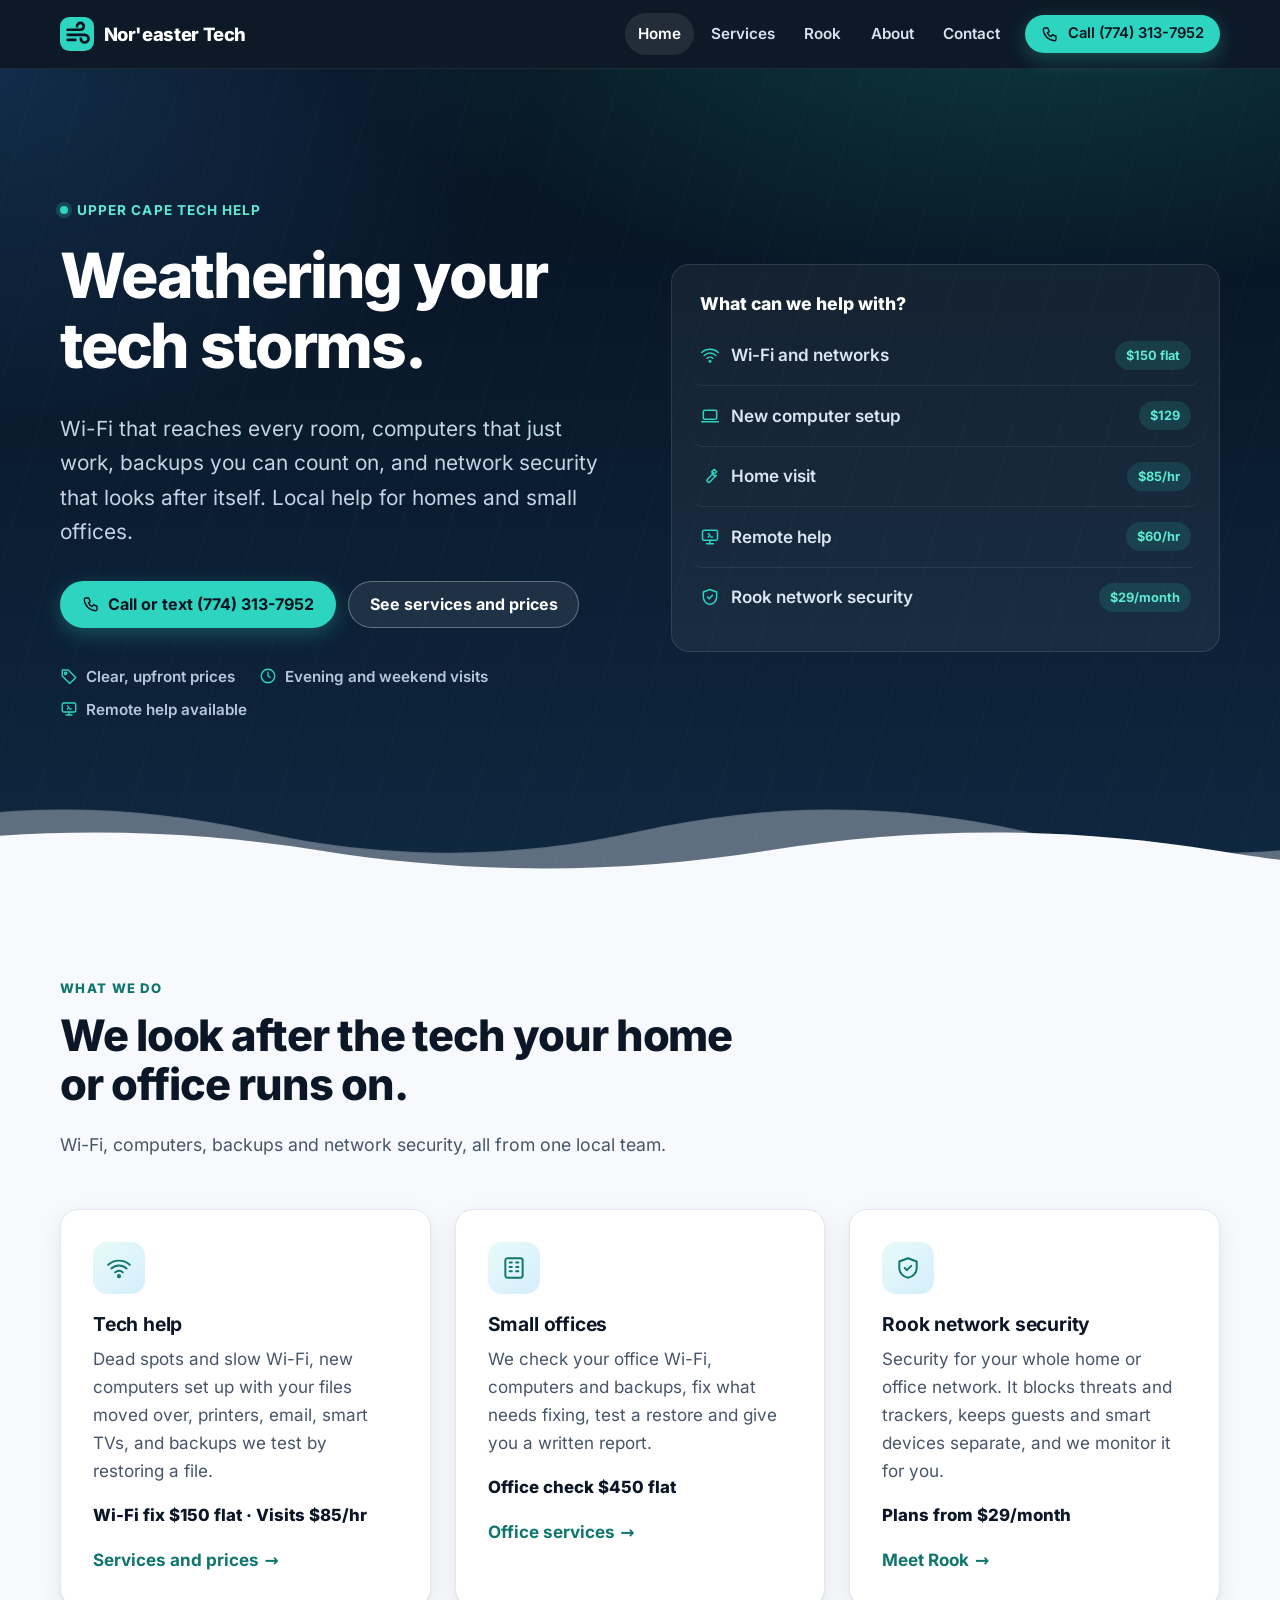
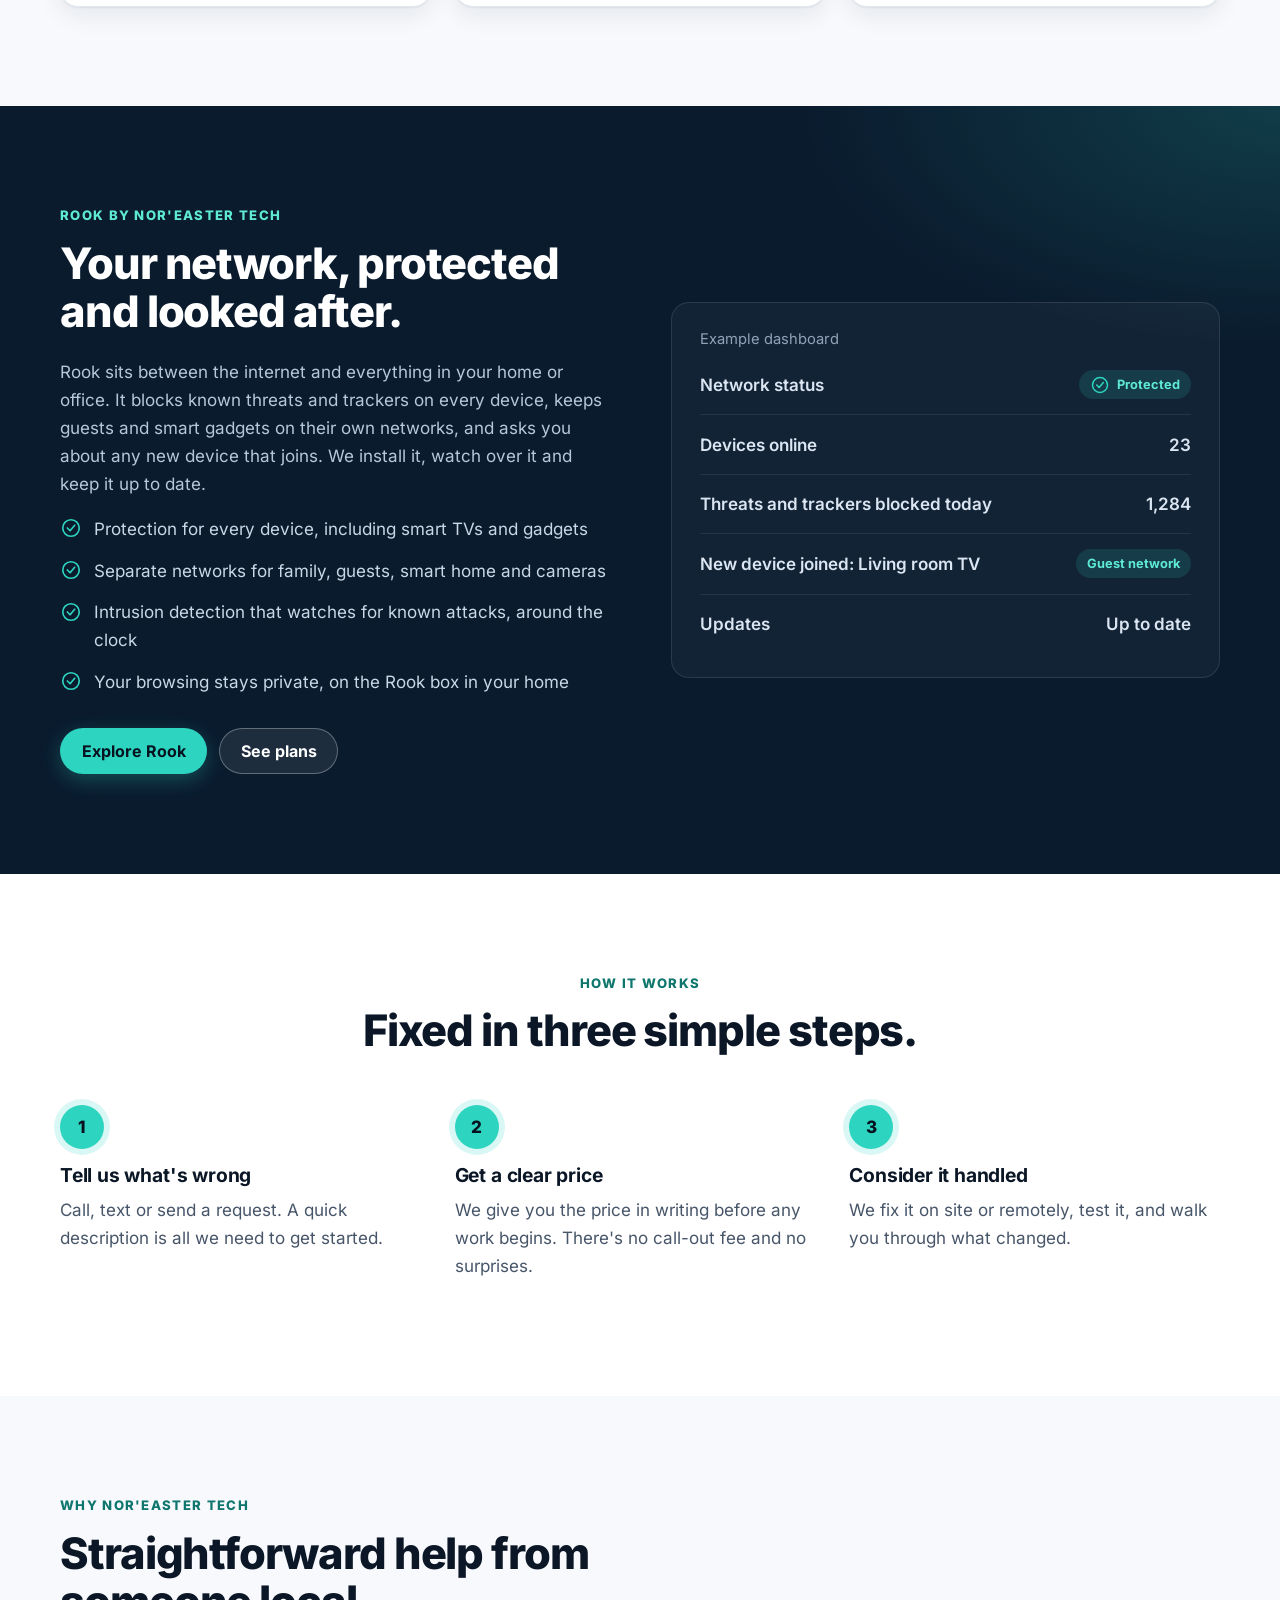
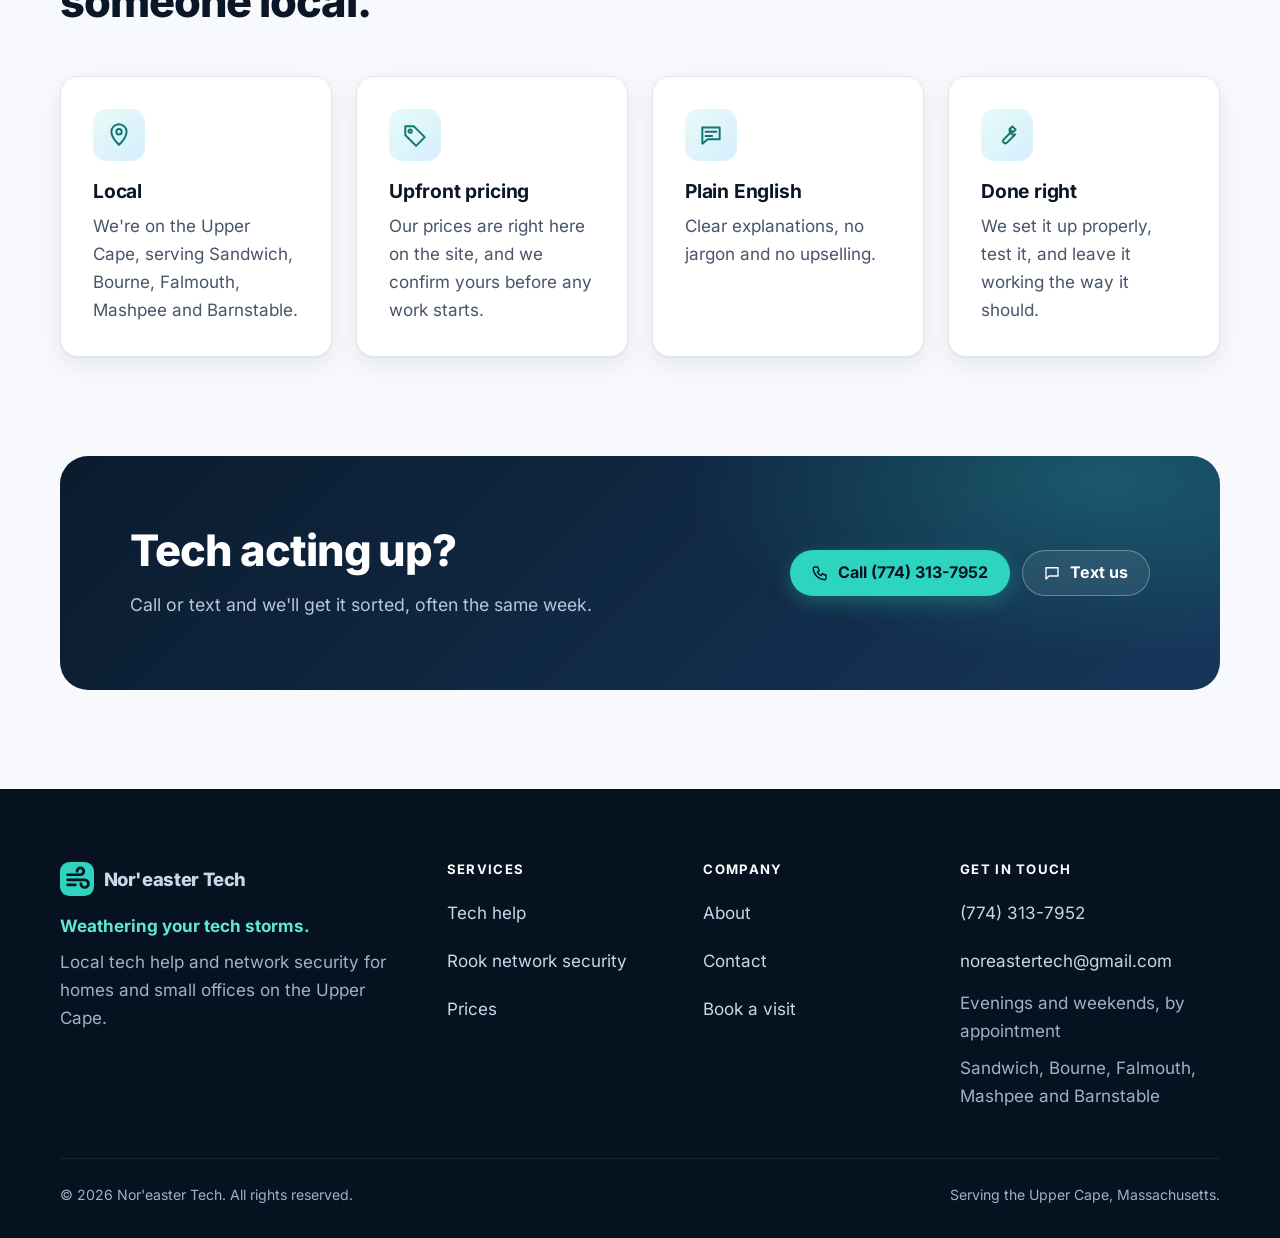
<file: index.html>
<!DOCTYPE html>
<html lang="en">
<head>
<meta charset="utf-8">
<meta name="viewport" content="width=device-width, initial-scale=1">
<title>Nor'easter Tech | Tech help and network security on Cape Cod</title>
<meta name="description" content="Nor'easter Tech: Wi-Fi, computer and backup help, and Rook network security for homes and small offices in Sandwich, Bourne, Falmouth, Mashpee and Barnstable.">
<meta name="theme-color" content="#06121f">
<link rel="canonical" href="https://noreastertech.com/">
<meta property="og:title" content="Nor'easter Tech | Tech help and network security on Cape Cod">
<meta property="og:description" content="Nor'easter Tech: Wi-Fi, computer and backup help, and Rook network security for homes and small offices in Sandwich, Bourne, Falmouth, Mashpee and Barnstable.">
<meta property="og:type" content="website">
<meta property="og:url" content="https://noreastertech.com/">
<meta property="og:image" content="https://noreastertech.com/og-image.png">
<meta property="og:image:width" content="1200">
<meta property="og:image:height" content="630">
<meta property="og:image:alt" content="Nor'easter Tech logo with the line Weathering your tech storms, on a dark blue background.">
<meta property="og:site_name" content="Nor'easter Tech">
<meta name="twitter:card" content="summary_large_image">
<link rel="icon" href="favicon.svg" type="image/svg+xml">
<link rel="apple-touch-icon" href="apple-touch-icon.png">
<link rel="stylesheet" href="style.css">
</head>
<body>
<a class="skip" href="#main">Skip to content</a>
<header class="site-header">
<div class="wrap bar">
<a class="brand" href="index.html" aria-label="Nor'easter Tech home"><svg viewBox="0 0 40 40" aria-hidden="true"><rect width="40" height="40" rx="11" fill="#2dd4bf"/><g fill="none" stroke="#06121f" stroke-width="3.2" stroke-linecap="round"><path d="M9 15h15a4 4 0 1 0-4-4"/><path d="M9 21h20a4.5 4.5 0 1 1-4.5 4.5"/><path d="M9 27h9"/></g></svg><span>Nor'easter Tech</span></a>
<button class="menu-toggle" type="button" aria-expanded="false" aria-controls="site-nav">Menu</button>
<nav class="nav" id="site-nav" aria-label="Main">
<ul><li><a href="index.html" aria-current="page">Home</a></li><li><a href="services.html">Services</a></li><li><a href="rook.html">Rook</a></li><li><a href="about.html">About</a></li><li><a href="contact.html">Contact</a></li></ul>
<a class="btn sm" href="tel:+17743137952"><svg viewBox="0 0 24 24" fill="none" stroke="currentColor" stroke-width="1.8" stroke-linecap="round" stroke-linejoin="round" aria-hidden="true"><path d="M5 4h4l2 5-2.5 1.5a11 11 0 0 0 5 5L15 13l5 2v4a2 2 0 0 1-2 2A16 16 0 0 1 3 6a2 2 0 0 1 2-2Z"/></svg>Call (774) 313-7952</a>
</nav>
</div>
</header>
<main id="main" tabindex="-1">
<section class="hero">
<div class="wind" aria-hidden="true"></div>
<div class="wrap split">
<div>
<p class="eyebrow">Upper Cape tech help</p>
<h1>Weathering your tech storms.</h1>
<p class="lead">Wi-Fi that reaches every room, computers that just work, backups you can count on, and network security that looks after itself. Local help for homes and small offices.</p>
<div class="btn-row">
<a class="btn" href="tel:+17743137952"><svg viewBox="0 0 24 24" fill="none" stroke="currentColor" stroke-width="1.8" stroke-linecap="round" stroke-linejoin="round" aria-hidden="true"><path d="M5 4h4l2 5-2.5 1.5a11 11 0 0 0 5 5L15 13l5 2v4a2 2 0 0 1-2 2A16 16 0 0 1 3 6a2 2 0 0 1 2-2Z"/></svg>Call or text (774) 313-7952</a>
<a class="btn ghost" href="services.html">See services and prices</a>
</div>
<ul class="hero-points">
<li><svg viewBox="0 0 24 24" fill="none" stroke="currentColor" stroke-width="1.8" stroke-linecap="round" stroke-linejoin="round" aria-hidden="true"><path d="M3 12V4h8l10 10-8 8L3 12Z"/><circle cx="7.5" cy="8.5" r="1.5"/></svg>Clear, upfront prices</li>
<li><svg viewBox="0 0 24 24" fill="none" stroke="currentColor" stroke-width="1.8" stroke-linecap="round" stroke-linejoin="round" aria-hidden="true"><circle cx="12" cy="12" r="9"/><path d="M12 7v5l3 2"/></svg>Evening and weekend visits</li>
<li><svg viewBox="0 0 24 24" fill="none" stroke="currentColor" stroke-width="1.8" stroke-linecap="round" stroke-linejoin="round" aria-hidden="true"><rect x="3" y="4" width="18" height="12" rx="2"/><path d="M8 20h8M12 16v4"/><path d="m10 8 2 2-2 2M13 12h2"/></svg>Remote help available</li>
</ul>
</div>
<div class="panel hero-card">
<p class="hero-card-title">What can we help with?</p>
<a class="row" href="services.html"><span><svg viewBox="0 0 24 24" fill="none" stroke="currentColor" stroke-width="1.8" stroke-linecap="round" stroke-linejoin="round" aria-hidden="true"><path d="M5 12.5a10 10 0 0 1 14 0"/><path d="M8.5 16a5 5 0 0 1 7 0"/><path d="M2 9a15 15 0 0 1 20 0"/><circle cx="12" cy="19.5" r="1"/></svg>Wi-Fi and networks</span><span class="pill">$150 flat</span></a>
<a class="row" href="services.html"><span><svg viewBox="0 0 24 24" fill="none" stroke="currentColor" stroke-width="1.8" stroke-linecap="round" stroke-linejoin="round" aria-hidden="true"><rect x="4" y="5" width="16" height="11" rx="2"/><path d="M2 19h20"/></svg>New computer setup</span><span class="pill">$129</span></a>
<a class="row" href="services.html"><span><svg viewBox="0 0 24 24" fill="none" stroke="currentColor" stroke-width="1.8" stroke-linecap="round" stroke-linejoin="round" aria-hidden="true"><path d="M14.5 6.5a4 4 0 0 0 5 5L12 19a2.1 2.1 0 0 1-3-3l7.5-7.5Z"/><path d="M14.5 6.5 17 4l3 3-2.5 2.5"/></svg>Home visit</span><span class="pill">$85/hr</span></a>
<a class="row" href="services.html"><span><svg viewBox="0 0 24 24" fill="none" stroke="currentColor" stroke-width="1.8" stroke-linecap="round" stroke-linejoin="round" aria-hidden="true"><rect x="3" y="4" width="18" height="12" rx="2"/><path d="M8 20h8M12 16v4"/><path d="m10 8 2 2-2 2M13 12h2"/></svg>Remote help</span><span class="pill">$60/hr</span></a>
<a class="row" href="rook.html"><span><svg viewBox="0 0 24 24" fill="none" stroke="currentColor" stroke-width="1.8" stroke-linecap="round" stroke-linejoin="round" aria-hidden="true"><path d="M12 3 4 6v6c0 4.5 3.4 8.3 8 9 4.6-.7 8-4.5 8-9V6l-8-3Z"/><path d="m9 12 2 2 4-4"/></svg>Rook network security</span><span class="pill">$29/month</span></a>
</div>
</div>
<svg class="hero-waves" viewBox="0 0 1440 120" preserveAspectRatio="none" aria-hidden="true"><path d="M0 70c120-30 240-30 360 0s240 30 360 0 240-30 360 0 240 30 360 0v50H0Z" fill="#f7f9fc" opacity=".35"/><path d="M0 90c140-25 280-25 420 0s280 25 420 0 280-25 420 0 120 12 180 8v22H0Z" fill="#f7f9fc"/></svg>
</section>

<section class="section">
<div class="wrap">
<div class="section-head">
<span class="kicker">What we do</span>
<h2>We look after the tech your home or office runs on.</h2>
<p>Wi-Fi, computers, backups and network security, all from one local team.</p>
</div>
<div class="grid c3">
<a class="card" href="services.html">
<div class="icon"><svg viewBox="0 0 24 24" fill="none" stroke="currentColor" stroke-width="1.8" stroke-linecap="round" stroke-linejoin="round" aria-hidden="true"><path d="M5 12.5a10 10 0 0 1 14 0"/><path d="M8.5 16a5 5 0 0 1 7 0"/><path d="M2 9a15 15 0 0 1 20 0"/><circle cx="12" cy="19.5" r="1"/></svg></div>
<h3>Tech help</h3>
<p>Dead spots and slow Wi-Fi, new computers set up with your files moved over, printers, email, smart TVs, and backups we test by restoring a file.</p>
<span class="price-tag">Wi-Fi fix $150 flat · Visits $85/hr</span>
<span class="more">Services and prices</span>
</a>
<a class="card" href="services.html">
<div class="icon"><svg viewBox="0 0 24 24" fill="none" stroke="currentColor" stroke-width="1.8" stroke-linecap="round" stroke-linejoin="round" aria-hidden="true"><rect x="4" y="3" width="16" height="18" rx="2"/><path d="M8 7h2M14 7h2M8 11h2M14 11h2M8 15h2M14 15h2"/></svg></div>
<h3>Small offices</h3>
<p>We check your office Wi-Fi, computers and backups, fix what needs fixing, test a restore and give you a written report.</p>
<span class="price-tag">Office check $450 flat</span>
<span class="more">Office services</span>
</a>
<a class="card" href="rook.html">
<div class="icon"><svg viewBox="0 0 24 24" fill="none" stroke="currentColor" stroke-width="1.8" stroke-linecap="round" stroke-linejoin="round" aria-hidden="true"><path d="M12 3 4 6v6c0 4.5 3.4 8.3 8 9 4.6-.7 8-4.5 8-9V6l-8-3Z"/><path d="m9 12 2 2 4-4"/></svg></div>
<h3>Rook network security</h3>
<p>Security for your whole home or office network. It blocks threats and trackers, keeps guests and smart devices separate, and we monitor it for you.</p>
<span class="price-tag">Plans from $29/month</span>
<span class="more">Meet Rook</span>
</a>
</div>
</div>
</section>

<section class="section band-dark">
<div class="wrap split">
<div>
<span class="kicker">Rook by Nor'easter Tech</span>
<h2>Your network, protected and looked after.</h2>
<p>Rook sits between the internet and everything in your home or office. It blocks known threats and trackers on every device, keeps guests and smart gadgets on their own networks, and asks you about any new device that joins. We install it, watch over it and keep it up to date.</p>
<ul class="checklist"><li><svg viewBox="0 0 24 24" fill="none" stroke="currentColor" stroke-width="1.8" stroke-linecap="round" stroke-linejoin="round" aria-hidden="true"><circle cx="12" cy="12" r="9"/><path d="m8 12 3 3 5-6"/></svg><span>Protection for every device, including smart TVs and gadgets</span></li><li><svg viewBox="0 0 24 24" fill="none" stroke="currentColor" stroke-width="1.8" stroke-linecap="round" stroke-linejoin="round" aria-hidden="true"><circle cx="12" cy="12" r="9"/><path d="m8 12 3 3 5-6"/></svg><span>Separate networks for family, guests, smart home and cameras</span></li><li><svg viewBox="0 0 24 24" fill="none" stroke="currentColor" stroke-width="1.8" stroke-linecap="round" stroke-linejoin="round" aria-hidden="true"><circle cx="12" cy="12" r="9"/><path d="m8 12 3 3 5-6"/></svg><span>Intrusion detection that watches for known attacks, around the clock</span></li><li><svg viewBox="0 0 24 24" fill="none" stroke="currentColor" stroke-width="1.8" stroke-linecap="round" stroke-linejoin="round" aria-hidden="true"><circle cx="12" cy="12" r="9"/><path d="m8 12 3 3 5-6"/></svg><span>Your browsing stays private, on the Rook box in your home</span></li></ul>
<div class="btn-row"><a class="btn" href="rook.html">Explore Rook</a><a class="btn ghost" href="rook.html#plans">See plans</a></div>
</div>
<div class="panel" aria-label="Example of the Rook dashboard"><p class="fine" style="margin:0 0 .25rem;color:#8fa3b8">Example dashboard</p>
<div class="row"><span>Network status</span><span class="pill"><svg viewBox="0 0 24 24" fill="none" stroke="currentColor" stroke-width="1.8" stroke-linecap="round" stroke-linejoin="round" aria-hidden="true"><circle cx="12" cy="12" r="9"/><path d="m8 12 3 3 5-6"/></svg> Protected</span></div>
<div class="row"><span>Devices online</span><span>23</span></div>
<div class="row"><span>Threats and trackers blocked today</span><span>1,284</span></div>
<div class="row"><span>New device joined: Living room TV</span><span class="pill">Guest network</span></div>
<div class="row"><span>Updates</span><span>Up to date</span></div>
</div>
</div>
</section>

<section class="section white">
<div class="wrap">
<div class="section-head center">
<span class="kicker">How it works</span>
<h2>Fixed in three simple steps.</h2>
</div>
<ol class="steps grid c3">
<li><h3>Tell us what's wrong</h3><p>Call, text or send a request. A quick description is all we need to get started.</p></li>
<li><h3>Get a clear price</h3><p>We give you the price in writing before any work begins. There's no call-out fee and no surprises.</p></li>
<li><h3>Consider it handled</h3><p>We fix it on site or remotely, test it, and walk you through what changed.</p></li>
</ol>
</div>
</section>

<section class="section">
<div class="wrap">
<div class="section-head">
<span class="kicker">Why Nor'easter Tech</span>
<h2>Straightforward help from someone local.</h2>
</div>
<div class="grid c4">
<div class="card"><div class="icon"><svg viewBox="0 0 24 24" fill="none" stroke="currentColor" stroke-width="1.8" stroke-linecap="round" stroke-linejoin="round" aria-hidden="true"><path d="M12 21s-7-6.2-7-12a7 7 0 0 1 14 0c0 5.8-7 12-7 12Z"/><circle cx="12" cy="9" r="2.5"/></svg></div><h3>Local</h3><p>We're on the Upper Cape, serving Sandwich, Bourne, Falmouth, Mashpee and Barnstable.</p></div>
<div class="card"><div class="icon"><svg viewBox="0 0 24 24" fill="none" stroke="currentColor" stroke-width="1.8" stroke-linecap="round" stroke-linejoin="round" aria-hidden="true"><path d="M3 12V4h8l10 10-8 8L3 12Z"/><circle cx="7.5" cy="8.5" r="1.5"/></svg></div><h3>Upfront pricing</h3><p>Our prices are right here on the site, and we confirm yours before any work starts.</p></div>
<div class="card"><div class="icon"><svg viewBox="0 0 24 24" fill="none" stroke="currentColor" stroke-width="1.8" stroke-linecap="round" stroke-linejoin="round" aria-hidden="true"><path d="M7 9h10M7 13h6"/><path d="M4 5h16v11H9l-5 4V5Z"/></svg></div><h3>Plain English</h3><p>Clear explanations, no jargon and no upselling.</p></div>
<div class="card"><div class="icon"><svg viewBox="0 0 24 24" fill="none" stroke="currentColor" stroke-width="1.8" stroke-linecap="round" stroke-linejoin="round" aria-hidden="true"><path d="M14.5 6.5a4 4 0 0 0 5 5L12 19a2.1 2.1 0 0 1-3-3l7.5-7.5Z"/><path d="M14.5 6.5 17 4l3 3-2.5 2.5"/></svg></div><h3>Done right</h3><p>We set it up properly, test it, and leave it working the way it should.</p></div>
</div>
</div>
</section>

<section class="section" style="padding-top:0">
<div class="wrap"><div class="cta">
<div><h2>Tech acting up?</h2><p>Call or text and we'll get it sorted, often the same week.</p></div>
<div class="btn-row"><a class="btn" href="tel:+17743137952"><svg viewBox="0 0 24 24" fill="none" stroke="currentColor" stroke-width="1.8" stroke-linecap="round" stroke-linejoin="round" aria-hidden="true"><path d="M5 4h4l2 5-2.5 1.5a11 11 0 0 0 5 5L15 13l5 2v4a2 2 0 0 1-2 2A16 16 0 0 1 3 6a2 2 0 0 1 2-2Z"/></svg>Call (774) 313-7952</a><a class="btn ghost" href="sms:+17743137952"><svg viewBox="0 0 24 24" fill="none" stroke="currentColor" stroke-width="1.8" stroke-linecap="round" stroke-linejoin="round" aria-hidden="true"><path d="M4 5h16v11H8l-4 4V5Z"/></svg>Text us</a></div>
</div></div>
</section>

<script type="application/ld+json">
{
 "@context": "https://schema.org",
 "@type": "LocalBusiness",
 "name": "Nor'easter Tech",
 "slogan": "Weathering your tech storms.",
 "url": "https://noreastertech.com/",
 "telephone": "+1-774-313-7952",
 "email": "noreastertech@gmail.com",
 "image": "https://noreastertech.com/og-image.png",
 "logo": "https://noreastertech.com/apple-touch-icon.png",
 "areaServed": [
  "Sandwich, MA",
  "Bourne, MA",
  "Falmouth, MA",
  "Mashpee, MA",
  "Barnstable, MA"
 ],
 "openingHoursSpecification": [
  {
   "@type": "OpeningHoursSpecification",
   "dayOfWeek": [
    "Monday",
    "Tuesday",
    "Wednesday",
    "Thursday",
    "Friday"
   ],
   "opens": "17:00",
   "closes": "21:00"
  },
  {
   "@type": "OpeningHoursSpecification",
   "dayOfWeek": [
    "Saturday",
    "Sunday"
   ],
   "opens": "09:00",
   "closes": "17:00"
  }
 ],
 "priceRange": "$$"
}
</script>
</main>
<footer class="site-footer">
<div class="wrap">
<div class="cols">
<div>
<a class="brand" href="index.html" aria-label="Nor'easter Tech home"><svg viewBox="0 0 40 40" aria-hidden="true"><rect width="40" height="40" rx="11" fill="#2dd4bf"/><g fill="none" stroke="#06121f" stroke-width="3.2" stroke-linecap="round"><path d="M9 15h15a4 4 0 1 0-4-4"/><path d="M9 21h20a4.5 4.5 0 1 1-4.5 4.5"/><path d="M9 27h9"/></g></svg><span>Nor'easter Tech</span></a>
<p class="slogan">Weathering your tech storms.</p>
<p>Local tech help and network security for homes and small offices on the Upper Cape.</p>
</div>
<div>
<h2>Services</h2>
<ul><li><a href="services.html">Tech help</a></li><li><a href="rook.html">Rook network security</a></li><li><a href="services.html#prices">Prices</a></li></ul>
</div>
<div>
<h2>Company</h2>
<ul><li><a href="about.html">About</a></li><li><a href="contact.html">Contact</a></li><li><a href="contact.html#request">Book a visit</a></li></ul>
</div>
<div>
<h2>Get in touch</h2>
<ul><li><a href="tel:+17743137952">(774) 313-7952</a></li><li><a href="mailto:noreastertech@gmail.com">noreastertech@gmail.com</a></li><li>Evenings and weekends, by appointment</li><li>Sandwich, Bourne, Falmouth, Mashpee and Barnstable</li></ul>
</div>
</div>
<div class="legal"><span>© 2026 Nor'easter Tech. All rights reserved.</span><span>Serving the Upper Cape, Massachusetts.</span></div>
</div>
</footer>
<script>
(function(){var b=document.querySelector(".menu-toggle"),n=document.getElementById("site-nav");if(!b||!n)return;
b.addEventListener("click",function(){var o=n.classList.toggle("open");b.setAttribute("aria-expanded",o?"true":"false");b.textContent=o?"Close":"Menu";});})();
</script>
</body>
</html>
</file>
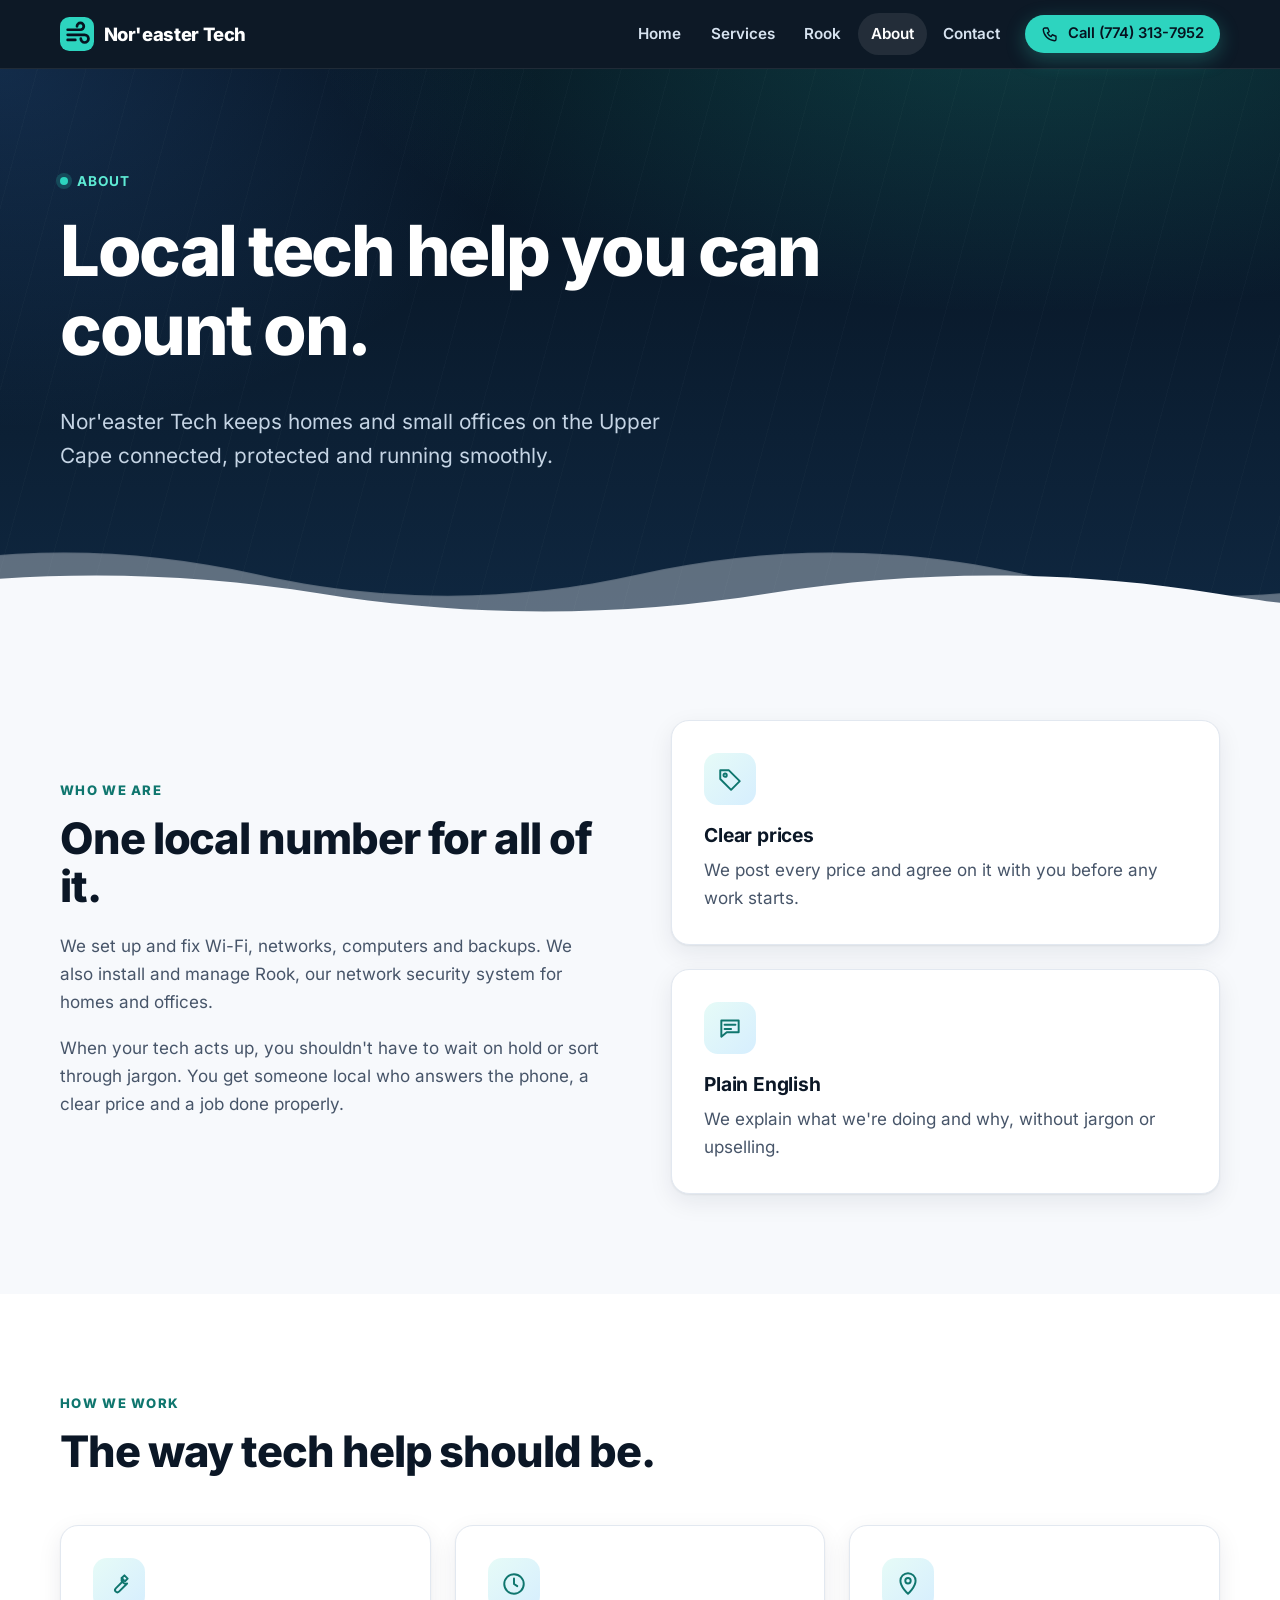
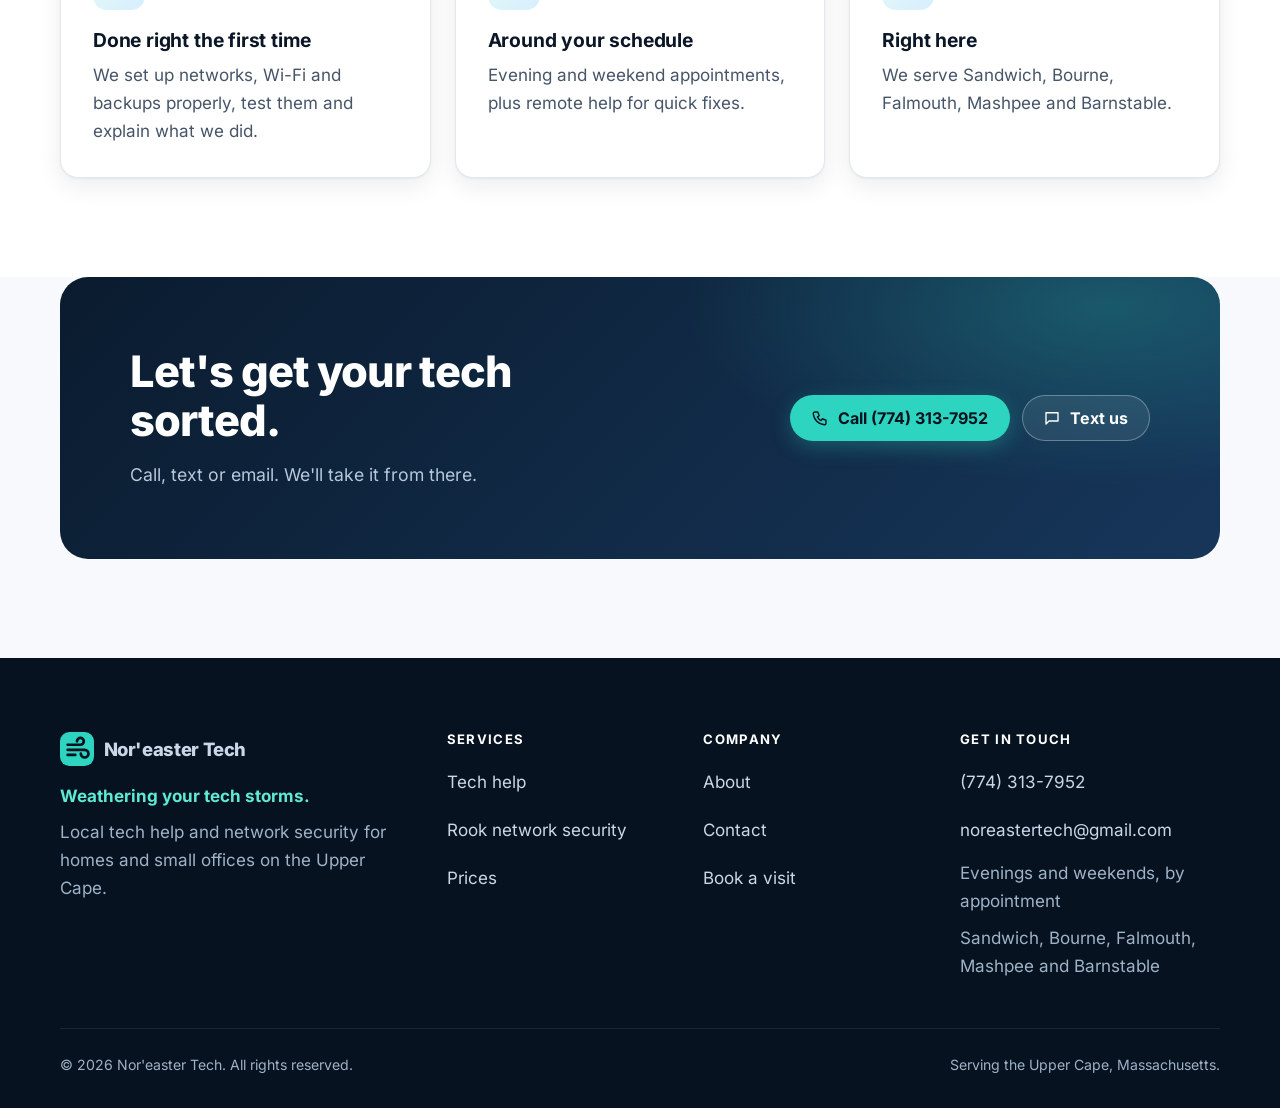
<file: about.html>
<!DOCTYPE html>
<html lang="en">
<head>
<meta charset="utf-8">
<meta name="viewport" content="width=device-width, initial-scale=1">
<title>About Nor'easter Tech</title>
<meta name="description" content="Nor'easter Tech is local tech help for homes and small offices on the Upper Cape: Wi-Fi, networks, computers, backups and Rook network security.">
<meta name="theme-color" content="#06121f">
<link rel="canonical" href="https://noreastertech.com/about.html">
<meta property="og:title" content="About Nor'easter Tech">
<meta property="og:description" content="Nor'easter Tech is local tech help for homes and small offices on the Upper Cape: Wi-Fi, networks, computers, backups and Rook network security.">
<meta property="og:type" content="website">
<meta property="og:url" content="https://noreastertech.com/about.html">
<meta property="og:image" content="https://noreastertech.com/og-image.png">
<meta property="og:image:width" content="1200">
<meta property="og:image:height" content="630">
<meta property="og:image:alt" content="Nor'easter Tech logo with the line Weathering your tech storms, on a dark blue background.">
<meta property="og:site_name" content="Nor'easter Tech">
<meta name="twitter:card" content="summary_large_image">
<link rel="icon" href="favicon.svg" type="image/svg+xml">
<link rel="apple-touch-icon" href="apple-touch-icon.png">
<link rel="stylesheet" href="style.css">
</head>
<body>
<a class="skip" href="#main">Skip to content</a>
<header class="site-header">
<div class="wrap bar">
<a class="brand" href="index.html" aria-label="Nor'easter Tech home"><svg viewBox="0 0 40 40" aria-hidden="true"><rect width="40" height="40" rx="11" fill="#2dd4bf"/><g fill="none" stroke="#06121f" stroke-width="3.2" stroke-linecap="round"><path d="M9 15h15a4 4 0 1 0-4-4"/><path d="M9 21h20a4.5 4.5 0 1 1-4.5 4.5"/><path d="M9 27h9"/></g></svg><span>Nor'easter Tech</span></a>
<button class="menu-toggle" type="button" aria-expanded="false" aria-controls="site-nav">Menu</button>
<nav class="nav" id="site-nav" aria-label="Main">
<ul><li><a href="index.html">Home</a></li><li><a href="services.html">Services</a></li><li><a href="rook.html">Rook</a></li><li><a href="about.html" aria-current="page">About</a></li><li><a href="contact.html">Contact</a></li></ul>
<a class="btn sm" href="tel:+17743137952"><svg viewBox="0 0 24 24" fill="none" stroke="currentColor" stroke-width="1.8" stroke-linecap="round" stroke-linejoin="round" aria-hidden="true"><path d="M5 4h4l2 5-2.5 1.5a11 11 0 0 0 5 5L15 13l5 2v4a2 2 0 0 1-2 2A16 16 0 0 1 3 6a2 2 0 0 1 2-2Z"/></svg>Call (774) 313-7952</a>
</nav>
</div>
</header>
<main id="main" tabindex="-1">
<section class="hero compact">
<div class="wind" aria-hidden="true"></div>
<div class="wrap">
<p class="eyebrow">About</p>
<h1>Local tech help you can count on.</h1>
<p class="lead">Nor'easter Tech keeps homes and small offices on the Upper Cape connected, protected and running smoothly.</p>
</div>
<svg class="hero-waves" viewBox="0 0 1440 120" preserveAspectRatio="none" aria-hidden="true"><path d="M0 70c120-30 240-30 360 0s240 30 360 0 240-30 360 0 240 30 360 0v50H0Z" fill="#f7f9fc" opacity=".35"/><path d="M0 90c140-25 280-25 420 0s280 25 420 0 280-25 420 0 120 12 180 8v22H0Z" fill="#f7f9fc"/></svg>
</section>

<section class="section">
<div class="wrap split">
<div class="prose">
<span class="kicker">Who we are</span>
<h2>One local number for all of it.</h2>
<p>We set up and fix Wi-Fi, networks, computers and backups. We also install and manage Rook, our network security system for homes and offices.</p>
<p>When your tech acts up, you shouldn't have to wait on hold or sort through jargon. You get someone local who answers the phone, a clear price and a job done properly.</p>
</div>
<div class="grid">
<div class="card"><div class="icon"><svg viewBox="0 0 24 24" fill="none" stroke="currentColor" stroke-width="1.8" stroke-linecap="round" stroke-linejoin="round" aria-hidden="true"><path d="M3 12V4h8l10 10-8 8L3 12Z"/><circle cx="7.5" cy="8.5" r="1.5"/></svg></div><h3>Clear prices</h3><p>We post every price and agree on it with you before any work starts.</p></div>
<div class="card"><div class="icon"><svg viewBox="0 0 24 24" fill="none" stroke="currentColor" stroke-width="1.8" stroke-linecap="round" stroke-linejoin="round" aria-hidden="true"><path d="M7 9h10M7 13h6"/><path d="M4 5h16v11H9l-5 4V5Z"/></svg></div><h3>Plain English</h3><p>We explain what we're doing and why, without jargon or upselling.</p></div>
</div>
</div>
</section>

<section class="section white">
<div class="wrap">
<div class="section-head"><span class="kicker">How we work</span><h2>The way tech help should be.</h2></div>
<div class="grid c3">
<div class="card"><div class="icon"><svg viewBox="0 0 24 24" fill="none" stroke="currentColor" stroke-width="1.8" stroke-linecap="round" stroke-linejoin="round" aria-hidden="true"><path d="M14.5 6.5a4 4 0 0 0 5 5L12 19a2.1 2.1 0 0 1-3-3l7.5-7.5Z"/><path d="M14.5 6.5 17 4l3 3-2.5 2.5"/></svg></div><h3>Done right the first time</h3><p>We set up networks, Wi-Fi and backups properly, test them and explain what we did.</p></div>
<div class="card"><div class="icon"><svg viewBox="0 0 24 24" fill="none" stroke="currentColor" stroke-width="1.8" stroke-linecap="round" stroke-linejoin="round" aria-hidden="true"><circle cx="12" cy="12" r="9"/><path d="M12 7v5l3 2"/></svg></div><h3>Around your schedule</h3><p>Evening and weekend appointments, plus remote help for quick fixes.</p></div>
<div class="card"><div class="icon"><svg viewBox="0 0 24 24" fill="none" stroke="currentColor" stroke-width="1.8" stroke-linecap="round" stroke-linejoin="round" aria-hidden="true"><path d="M12 21s-7-6.2-7-12a7 7 0 0 1 14 0c0 5.8-7 12-7 12Z"/><circle cx="12" cy="9" r="2.5"/></svg></div><h3>Right here</h3><p>We serve Sandwich, Bourne, Falmouth, Mashpee and Barnstable.</p></div>
</div>
</div>
</section>

<section class="section" style="padding-top:0">
<div class="wrap"><div class="cta">
<div><h2>Let's get your tech sorted.</h2><p>Call, text or email. We'll take it from there.</p></div>
<div class="btn-row"><a class="btn" href="tel:+17743137952"><svg viewBox="0 0 24 24" fill="none" stroke="currentColor" stroke-width="1.8" stroke-linecap="round" stroke-linejoin="round" aria-hidden="true"><path d="M5 4h4l2 5-2.5 1.5a11 11 0 0 0 5 5L15 13l5 2v4a2 2 0 0 1-2 2A16 16 0 0 1 3 6a2 2 0 0 1 2-2Z"/></svg>Call (774) 313-7952</a><a class="btn ghost" href="sms:+17743137952"><svg viewBox="0 0 24 24" fill="none" stroke="currentColor" stroke-width="1.8" stroke-linecap="round" stroke-linejoin="round" aria-hidden="true"><path d="M4 5h16v11H8l-4 4V5Z"/></svg>Text us</a></div>
</div></div>
</section>
</main>
<footer class="site-footer">
<div class="wrap">
<div class="cols">
<div>
<a class="brand" href="index.html" aria-label="Nor'easter Tech home"><svg viewBox="0 0 40 40" aria-hidden="true"><rect width="40" height="40" rx="11" fill="#2dd4bf"/><g fill="none" stroke="#06121f" stroke-width="3.2" stroke-linecap="round"><path d="M9 15h15a4 4 0 1 0-4-4"/><path d="M9 21h20a4.5 4.5 0 1 1-4.5 4.5"/><path d="M9 27h9"/></g></svg><span>Nor'easter Tech</span></a>
<p class="slogan">Weathering your tech storms.</p>
<p>Local tech help and network security for homes and small offices on the Upper Cape.</p>
</div>
<div>
<h2>Services</h2>
<ul><li><a href="services.html">Tech help</a></li><li><a href="rook.html">Rook network security</a></li><li><a href="services.html#prices">Prices</a></li></ul>
</div>
<div>
<h2>Company</h2>
<ul><li><a href="about.html">About</a></li><li><a href="contact.html">Contact</a></li><li><a href="contact.html#request">Book a visit</a></li></ul>
</div>
<div>
<h2>Get in touch</h2>
<ul><li><a href="tel:+17743137952">(774) 313-7952</a></li><li><a href="mailto:noreastertech@gmail.com">noreastertech@gmail.com</a></li><li>Evenings and weekends, by appointment</li><li>Sandwich, Bourne, Falmouth, Mashpee and Barnstable</li></ul>
</div>
</div>
<div class="legal"><span>© 2026 Nor'easter Tech. All rights reserved.</span><span>Serving the Upper Cape, Massachusetts.</span></div>
</div>
</footer>
<script>
(function(){var b=document.querySelector(".menu-toggle"),n=document.getElementById("site-nav");if(!b||!n)return;
b.addEventListener("click",function(){var o=n.classList.toggle("open");b.setAttribute("aria-expanded",o?"true":"false");b.textContent=o?"Close":"Menu";});})();
</script>
</body>
</html>
</file>
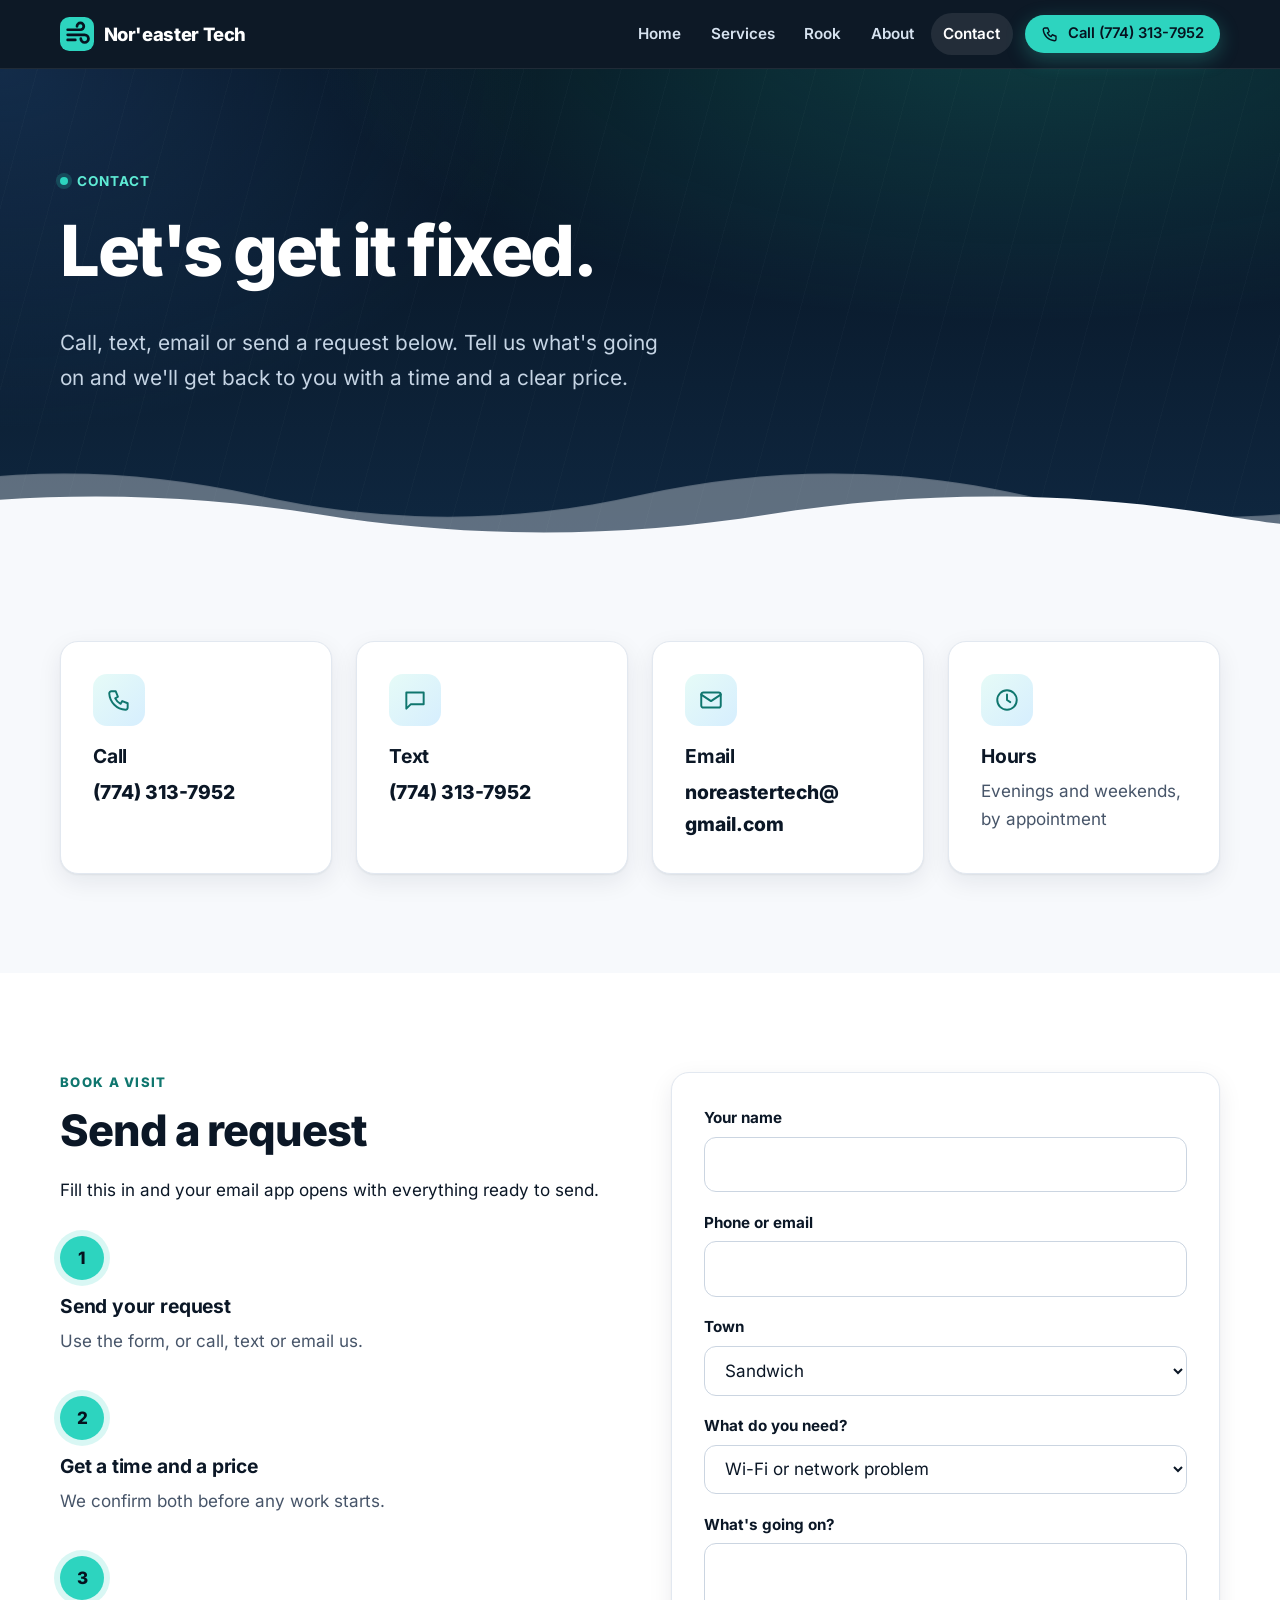
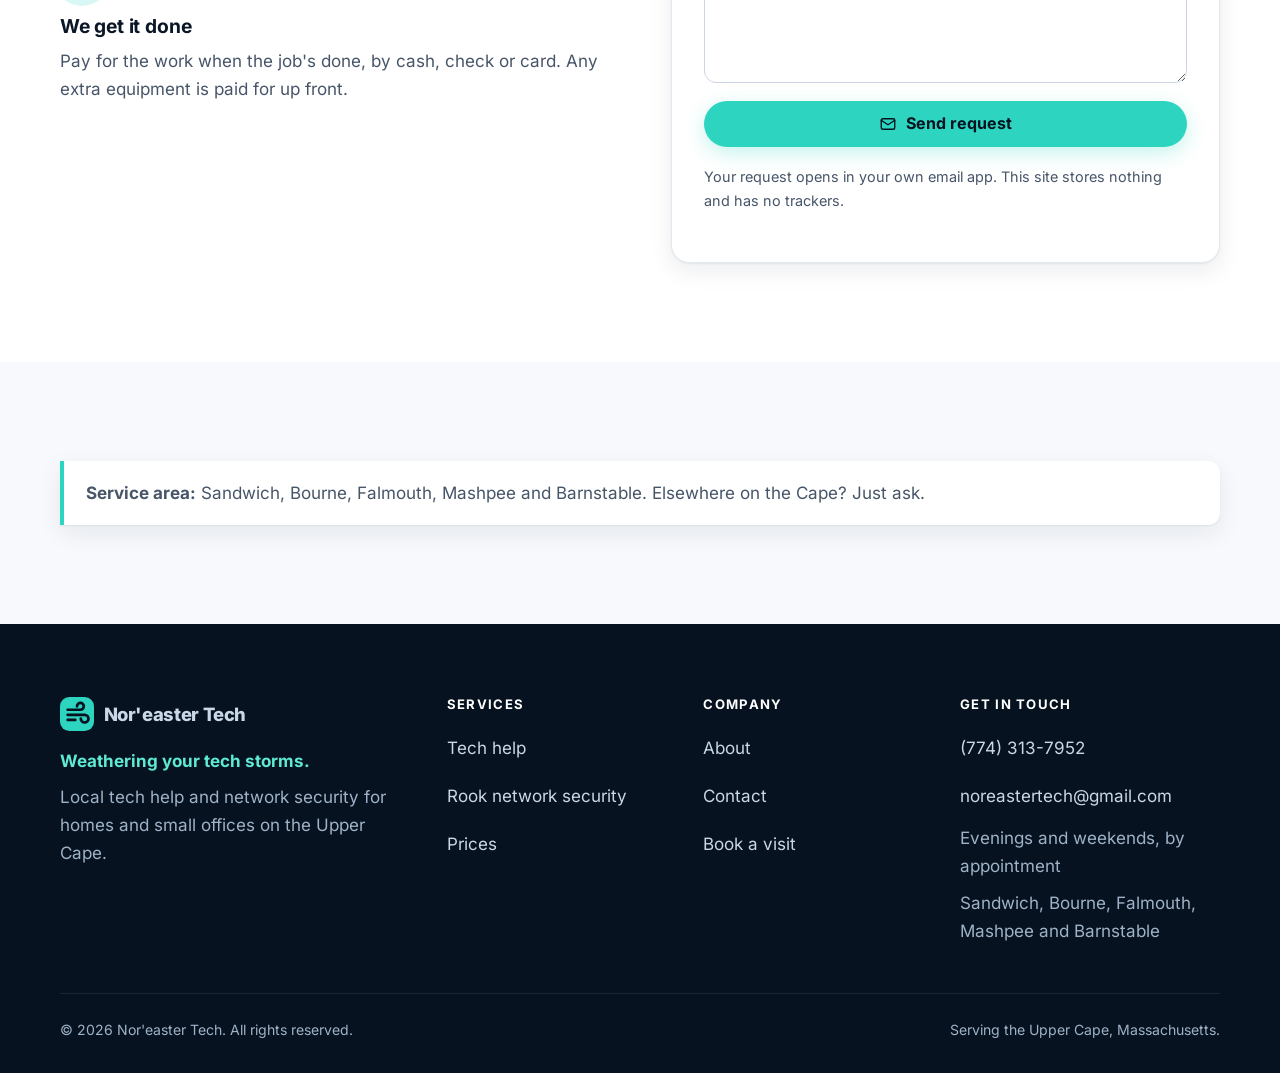
<file: contact.html>
<!DOCTYPE html>
<html lang="en">
<head>
<meta charset="utf-8">
<meta name="viewport" content="width=device-width, initial-scale=1">
<title>Contact Nor'easter Tech | Call, text or book a visit</title>
<meta name="description" content="Contact Nor'easter Tech: call or text (774) 313-7952 or email noreastertech@gmail.com to book tech help or Rook network security on the Upper Cape.">
<meta name="theme-color" content="#06121f">
<link rel="canonical" href="https://noreastertech.com/contact.html">
<meta property="og:title" content="Contact Nor'easter Tech | Call, text or book a visit">
<meta property="og:description" content="Contact Nor'easter Tech: call or text (774) 313-7952 or email noreastertech@gmail.com to book tech help or Rook network security on the Upper Cape.">
<meta property="og:type" content="website">
<meta property="og:url" content="https://noreastertech.com/contact.html">
<meta property="og:image" content="https://noreastertech.com/og-image.png">
<meta property="og:image:width" content="1200">
<meta property="og:image:height" content="630">
<meta property="og:image:alt" content="Nor'easter Tech logo with the line Weathering your tech storms, on a dark blue background.">
<meta property="og:site_name" content="Nor'easter Tech">
<meta name="twitter:card" content="summary_large_image">
<link rel="icon" href="favicon.svg" type="image/svg+xml">
<link rel="apple-touch-icon" href="apple-touch-icon.png">
<link rel="stylesheet" href="style.css">
</head>
<body>
<a class="skip" href="#main">Skip to content</a>
<header class="site-header">
<div class="wrap bar">
<a class="brand" href="index.html" aria-label="Nor'easter Tech home"><svg viewBox="0 0 40 40" aria-hidden="true"><rect width="40" height="40" rx="11" fill="#2dd4bf"/><g fill="none" stroke="#06121f" stroke-width="3.2" stroke-linecap="round"><path d="M9 15h15a4 4 0 1 0-4-4"/><path d="M9 21h20a4.5 4.5 0 1 1-4.5 4.5"/><path d="M9 27h9"/></g></svg><span>Nor'easter Tech</span></a>
<button class="menu-toggle" type="button" aria-expanded="false" aria-controls="site-nav">Menu</button>
<nav class="nav" id="site-nav" aria-label="Main">
<ul><li><a href="index.html">Home</a></li><li><a href="services.html">Services</a></li><li><a href="rook.html">Rook</a></li><li><a href="about.html">About</a></li><li><a href="contact.html" aria-current="page">Contact</a></li></ul>
<a class="btn sm" href="tel:+17743137952"><svg viewBox="0 0 24 24" fill="none" stroke="currentColor" stroke-width="1.8" stroke-linecap="round" stroke-linejoin="round" aria-hidden="true"><path d="M5 4h4l2 5-2.5 1.5a11 11 0 0 0 5 5L15 13l5 2v4a2 2 0 0 1-2 2A16 16 0 0 1 3 6a2 2 0 0 1 2-2Z"/></svg>Call (774) 313-7952</a>
</nav>
</div>
</header>
<main id="main" tabindex="-1">
<section class="hero compact">
<div class="wind" aria-hidden="true"></div>
<div class="wrap">
<p class="eyebrow">Contact</p>
<h1>Let's get it fixed.</h1>
<p class="lead">Call, text, email or send a request below. Tell us what's going on and we'll get back to you with a time and a clear price.</p>
</div>
<svg class="hero-waves" viewBox="0 0 1440 120" preserveAspectRatio="none" aria-hidden="true"><path d="M0 70c120-30 240-30 360 0s240 30 360 0 240-30 360 0 240 30 360 0v50H0Z" fill="#f7f9fc" opacity=".35"/><path d="M0 90c140-25 280-25 420 0s280 25 420 0 280-25 420 0 120 12 180 8v22H0Z" fill="#f7f9fc"/></svg>
</section>

<section class="section">
<div class="wrap">
<h2 class="sr-only">Ways to reach us</h2>
<div class="grid c4 contact-cards">
<div class="card"><div class="icon"><svg viewBox="0 0 24 24" fill="none" stroke="currentColor" stroke-width="1.8" stroke-linecap="round" stroke-linejoin="round" aria-hidden="true"><path d="M5 4h4l2 5-2.5 1.5a11 11 0 0 0 5 5L15 13l5 2v4a2 2 0 0 1-2 2A16 16 0 0 1 3 6a2 2 0 0 1 2-2Z"/></svg></div><h3>Call</h3><a class="big" href="tel:+17743137952">(774) 313-7952</a></div>
<div class="card"><div class="icon"><svg viewBox="0 0 24 24" fill="none" stroke="currentColor" stroke-width="1.8" stroke-linecap="round" stroke-linejoin="round" aria-hidden="true"><path d="M4 5h16v11H8l-4 4V5Z"/></svg></div><h3>Text</h3><a class="big" href="sms:+17743137952">(774) 313-7952</a></div>
<div class="card"><div class="icon"><svg viewBox="0 0 24 24" fill="none" stroke="currentColor" stroke-width="1.8" stroke-linecap="round" stroke-linejoin="round" aria-hidden="true"><rect x="3" y="5" width="18" height="14" rx="2"/><path d="m3 7 9 6 9-6"/></svg></div><h3>Email</h3><a class="big" href="mailto:noreastertech@gmail.com">noreastertech@<wbr>gmail.com</a></div>
<div class="card"><div class="icon"><svg viewBox="0 0 24 24" fill="none" stroke="currentColor" stroke-width="1.8" stroke-linecap="round" stroke-linejoin="round" aria-hidden="true"><circle cx="12" cy="12" r="9"/><path d="M12 7v5l3 2"/></svg></div><h3>Hours</h3><p>Evenings and weekends, by appointment</p></div>
</div>
</div>
</section>

<section class="section white" id="request">
<div class="wrap split" style="align-items:start">
<div>
<span class="kicker">Book a visit</span>
<h2>Send a request</h2>
<p class="muted">Fill this in and your email app opens with everything ready to send.</p>
<ol class="steps" style="display:grid;gap:1.5rem;margin-top:2rem">
<li><h3>Send your request</h3><p>Use the form, or call, text or email us.</p></li>
<li><h3>Get a time and a price</h3><p>We confirm both before any work starts.</p></li>
<li><h3>We get it done</h3><p>Pay for the work when the job's done, by cash, check or card. Any extra equipment is paid for up front.</p></li>
</ol>
</div>
<form class="request card" id="req" action="mailto:noreastertech@gmail.com" method="post" enctype="text/plain">
<div class="row2">
<div class="field"><label for="name">Your name</label><input id="name" name="name" autocomplete="name" required></div>
<div class="field"><label for="phone">Phone or email</label><input id="phone" name="phone" autocomplete="tel" required></div>
</div>
<div class="row2">
<div class="field"><label for="town">Town</label><select id="town" name="town"><option>Sandwich</option><option>Bourne</option><option>Falmouth</option><option>Mashpee</option><option>Barnstable</option><option>Another Cape town</option></select></div>
<div class="field"><label for="service">What do you need?</label><select id="service" name="service"><option>Wi-Fi or network problem</option><option>Computer help or setup</option><option>Home visit</option><option>Remote help</option><option>Small office check</option><option>Rook network security</option><option>Something else</option></select></div>
</div>
<div class="field"><label for="msg">What's going on?</label><textarea id="msg" name="msg" required></textarea></div>
<button class="btn" type="submit"><svg viewBox="0 0 24 24" fill="none" stroke="currentColor" stroke-width="1.8" stroke-linecap="round" stroke-linejoin="round" aria-hidden="true"><rect x="3" y="5" width="18" height="14" rx="2"/><path d="m3 7 9 6 9-6"/></svg>Send request</button>
<p class="form-note">Your request opens in your own email app. This site stores nothing and has no trackers.</p>
<p class="form-note" id="req-status" role="status" aria-live="polite"></p>
</form>
</div>
</section>

<section class="section">
<div class="wrap">
<div class="note-box"><p><strong>Service area:</strong> Sandwich, Bourne, Falmouth, Mashpee and Barnstable. Elsewhere on the Cape? Just ask.</p></div>
</div>
</section>
<script>
document.getElementById("req").addEventListener("submit",function(e){e.preventDefault();var f=e.target,v=function(n){return f.elements[n].value};
var body="Name: "+v("name")+"\nContact: "+v("phone")+"\nTown: "+v("town")+"\nService: "+v("service")+"\n\n"+v("msg");
document.getElementById("req-status").textContent="Your email app should open with your request ready to send. If nothing opens, call or text (774) 313-7952 or email noreastertech@gmail.com.";
location.href="mailto:noreastertech@gmail.com?subject="+encodeURIComponent("Service request: "+v("service"))+"&body="+encodeURIComponent(body);});
</script>
</main>
<footer class="site-footer">
<div class="wrap">
<div class="cols">
<div>
<a class="brand" href="index.html" aria-label="Nor'easter Tech home"><svg viewBox="0 0 40 40" aria-hidden="true"><rect width="40" height="40" rx="11" fill="#2dd4bf"/><g fill="none" stroke="#06121f" stroke-width="3.2" stroke-linecap="round"><path d="M9 15h15a4 4 0 1 0-4-4"/><path d="M9 21h20a4.5 4.5 0 1 1-4.5 4.5"/><path d="M9 27h9"/></g></svg><span>Nor'easter Tech</span></a>
<p class="slogan">Weathering your tech storms.</p>
<p>Local tech help and network security for homes and small offices on the Upper Cape.</p>
</div>
<div>
<h2>Services</h2>
<ul><li><a href="services.html">Tech help</a></li><li><a href="rook.html">Rook network security</a></li><li><a href="services.html#prices">Prices</a></li></ul>
</div>
<div>
<h2>Company</h2>
<ul><li><a href="about.html">About</a></li><li><a href="contact.html">Contact</a></li><li><a href="contact.html#request">Book a visit</a></li></ul>
</div>
<div>
<h2>Get in touch</h2>
<ul><li><a href="tel:+17743137952">(774) 313-7952</a></li><li><a href="mailto:noreastertech@gmail.com">noreastertech@gmail.com</a></li><li>Evenings and weekends, by appointment</li><li>Sandwich, Bourne, Falmouth, Mashpee and Barnstable</li></ul>
</div>
</div>
<div class="legal"><span>© 2026 Nor'easter Tech. All rights reserved.</span><span>Serving the Upper Cape, Massachusetts.</span></div>
</div>
</footer>
<script>
(function(){var b=document.querySelector(".menu-toggle"),n=document.getElementById("site-nav");if(!b||!n)return;
b.addEventListener("click",function(){var o=n.classList.toggle("open");b.setAttribute("aria-expanded",o?"true":"false");b.textContent=o?"Close":"Menu";});})();
</script>
</body>
</html>
</file>
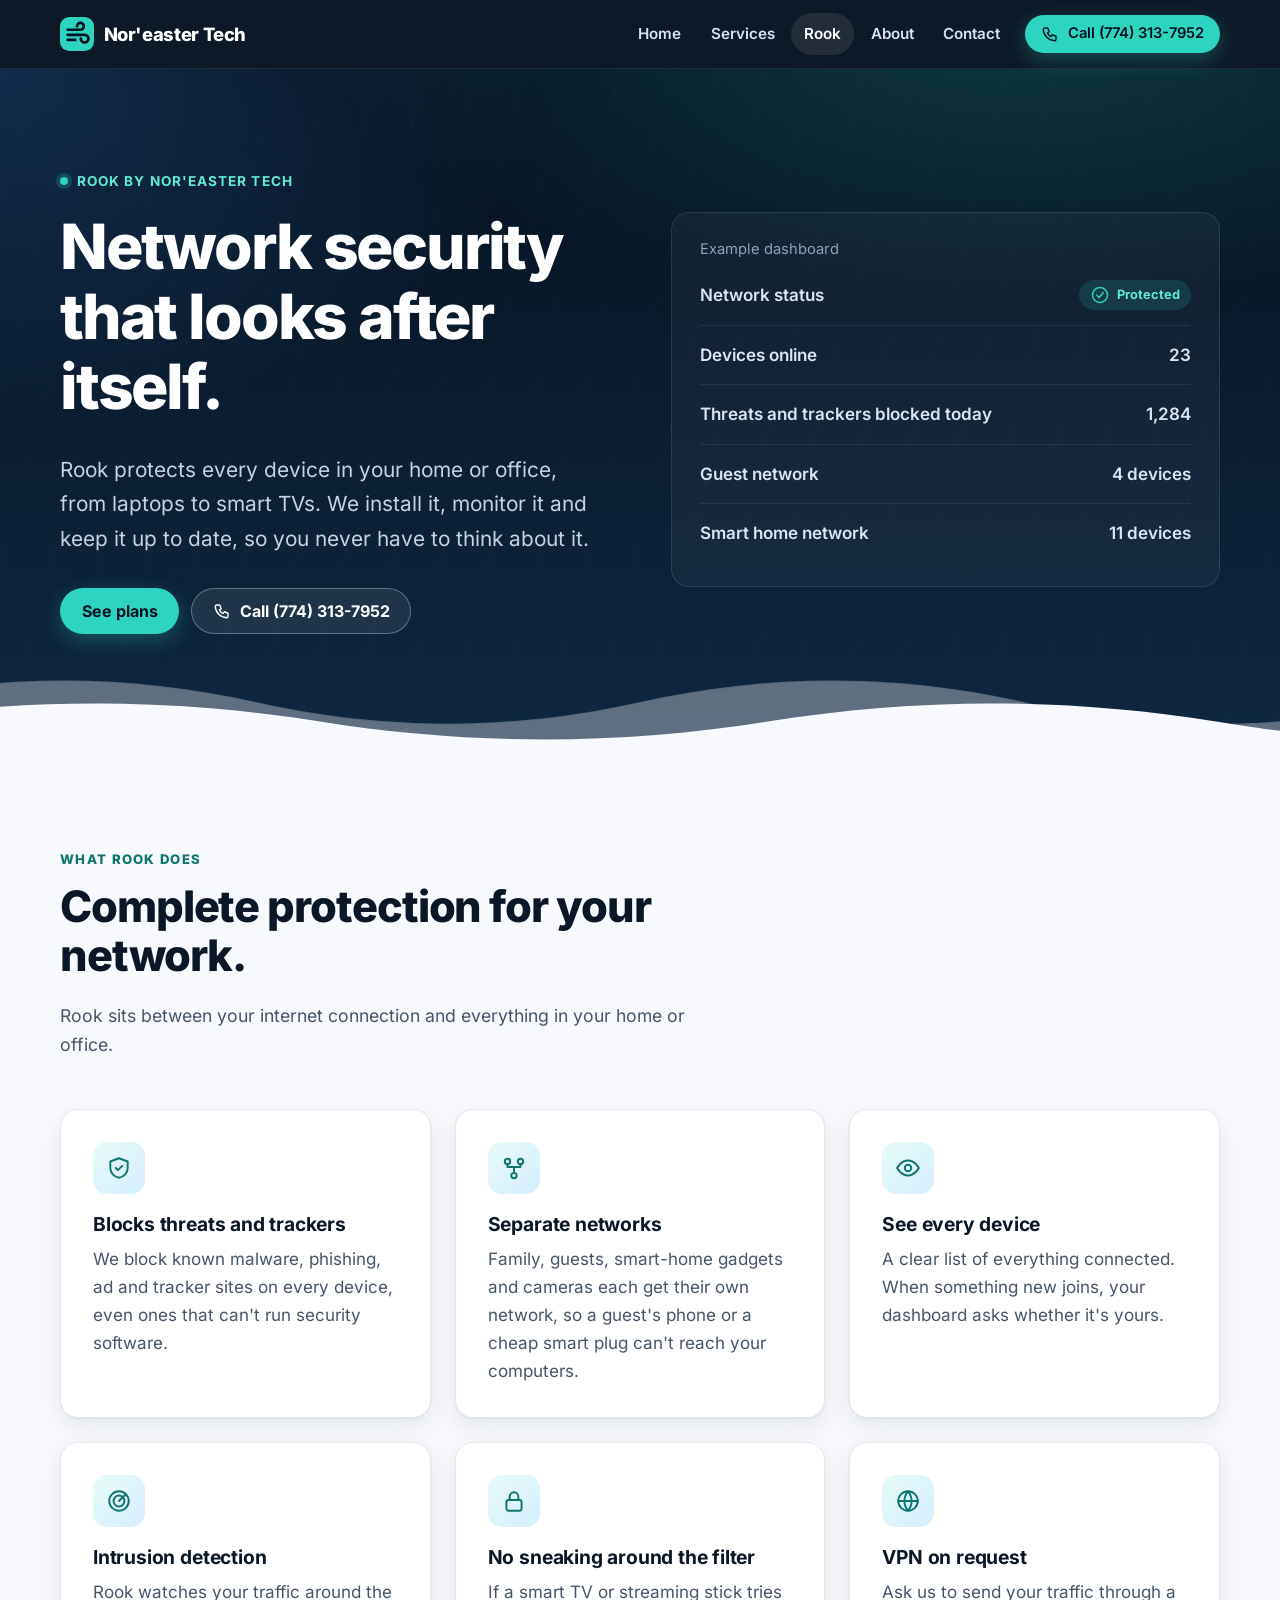
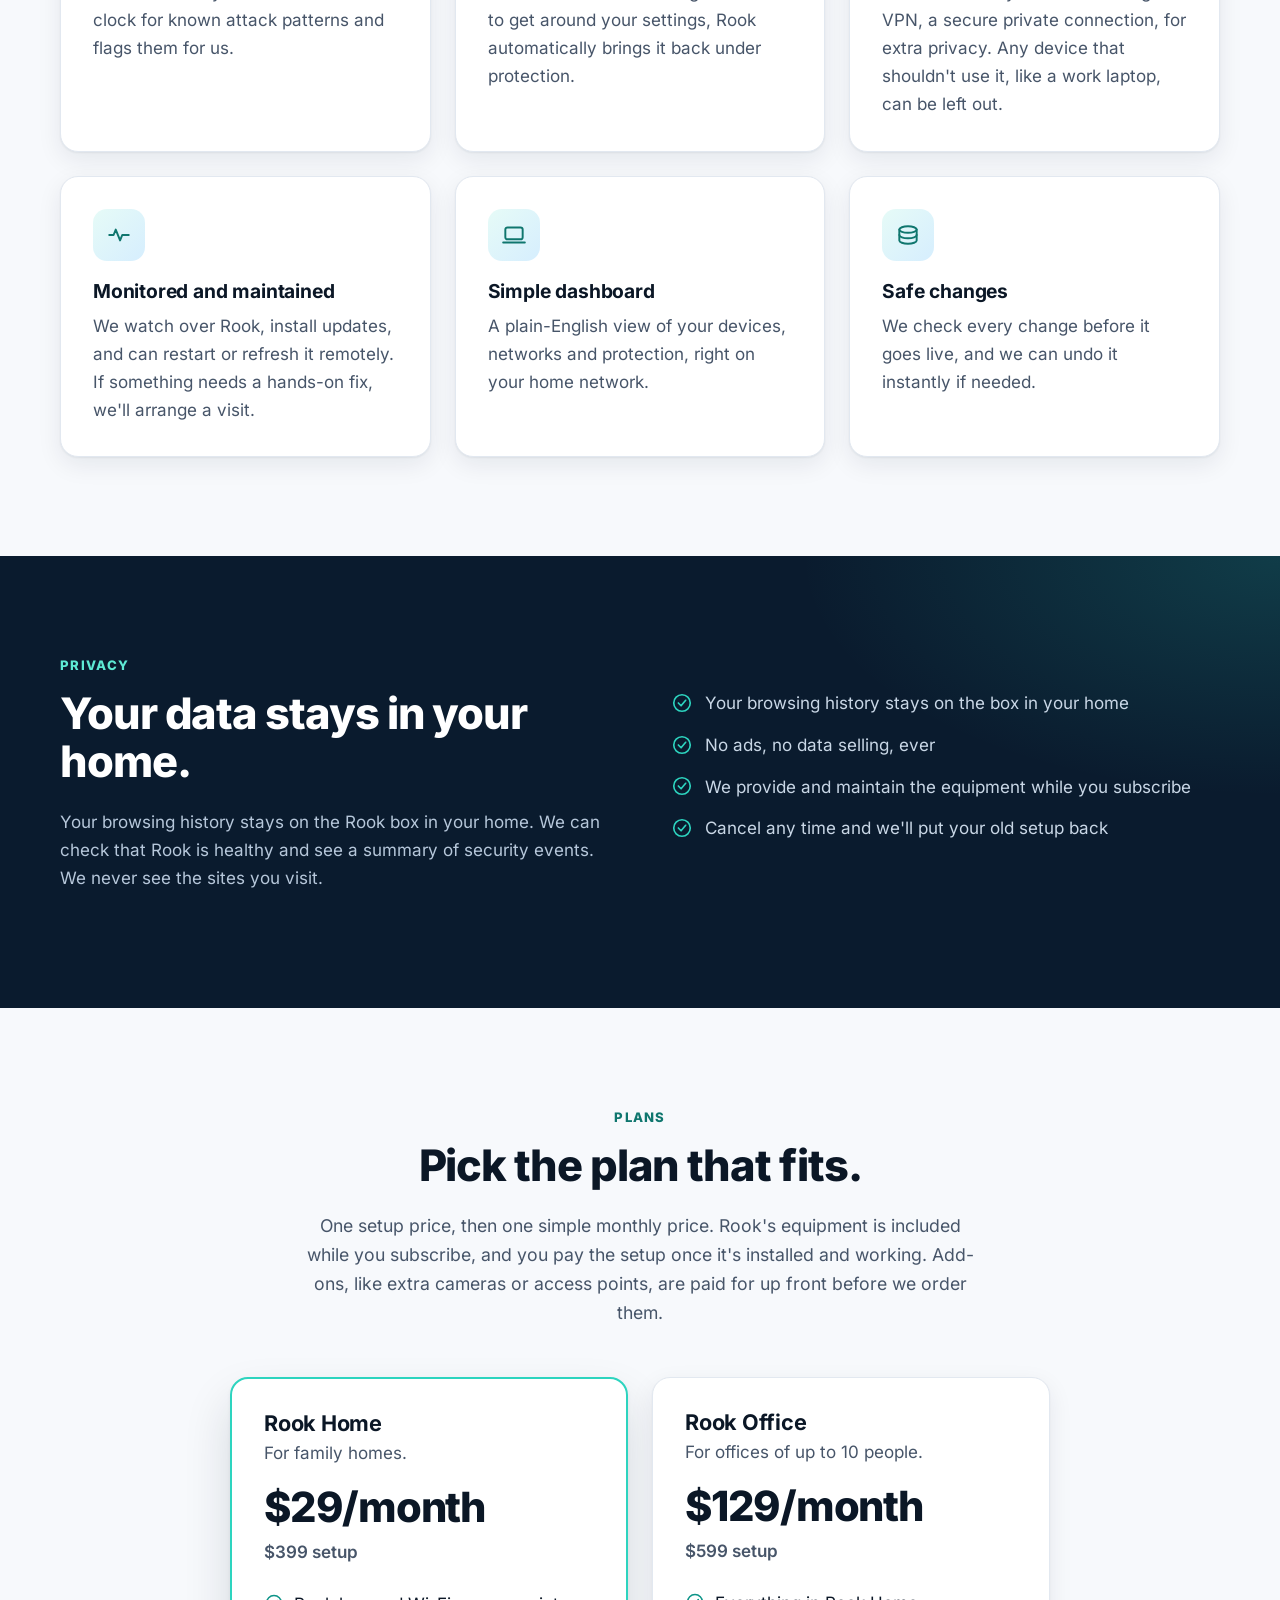
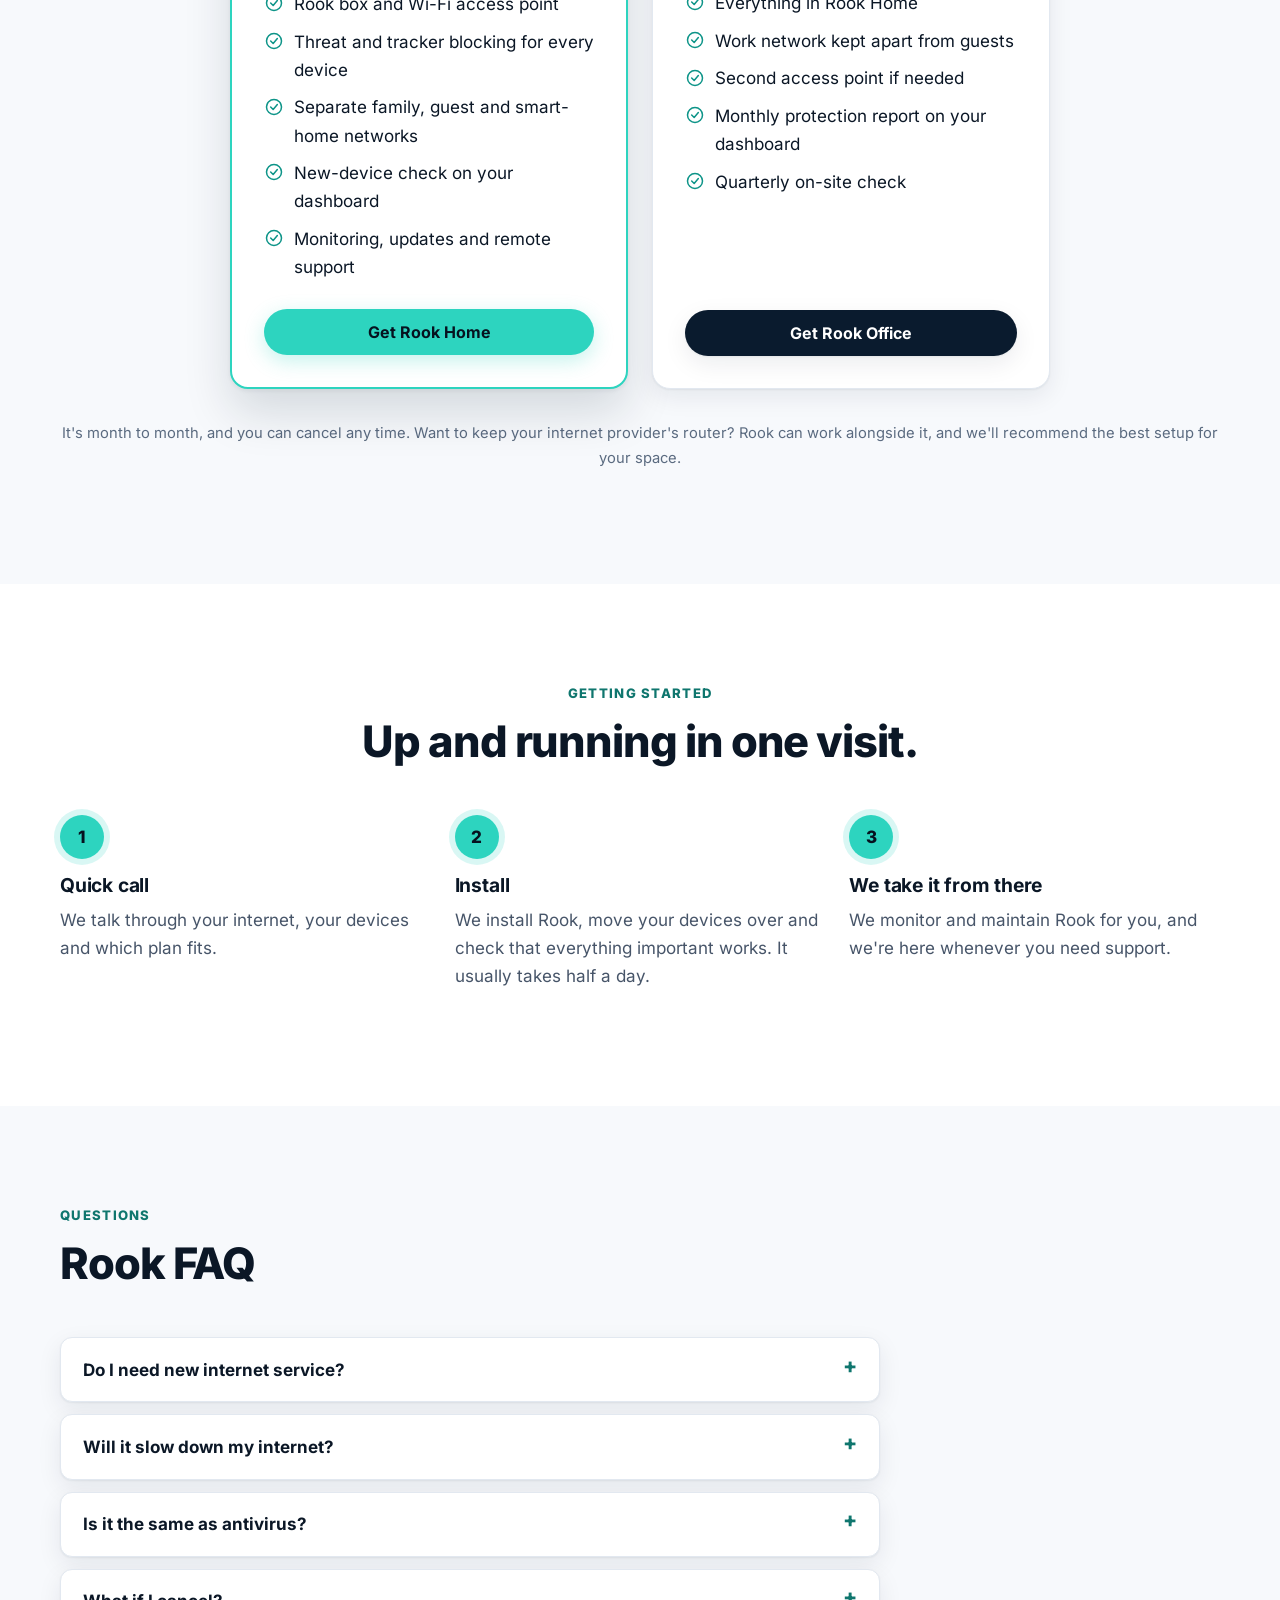
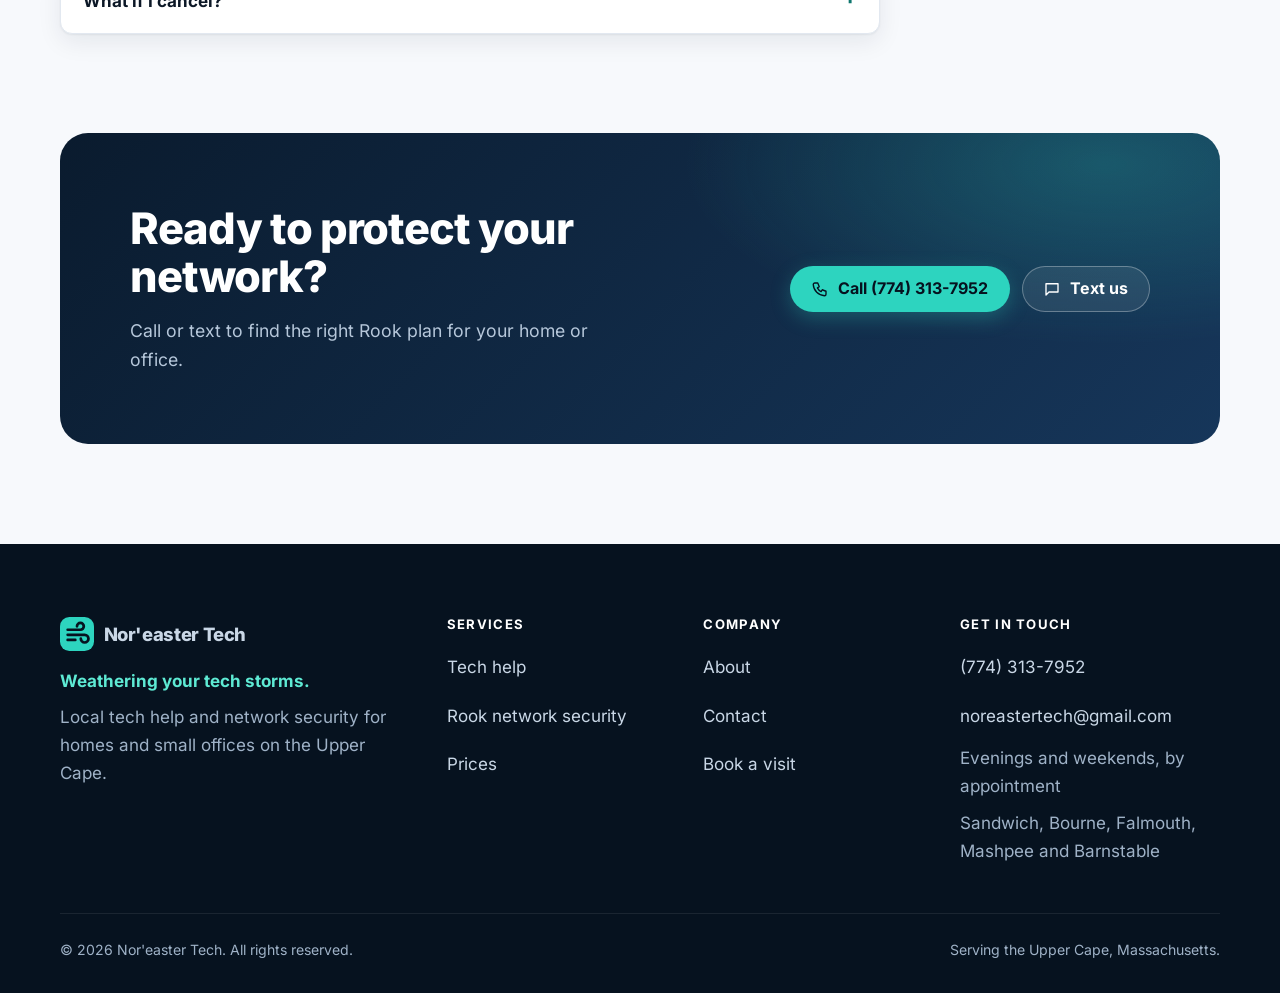
<file: rook.html>
<!DOCTYPE html>
<html lang="en">
<head>
<meta charset="utf-8">
<meta name="viewport" content="width=device-width, initial-scale=1">
<title>Rook network security | Nor'easter Tech</title>
<meta name="description" content="Rook by Nor'easter Tech: network security for homes and small offices. It blocks threats and trackers, keeps guest and smart-home devices separate, and we monitor it for you. Plans from $29/month.">
<meta name="theme-color" content="#06121f">
<link rel="canonical" href="https://noreastertech.com/rook.html">
<meta property="og:title" content="Rook network security | Nor'easter Tech">
<meta property="og:description" content="Rook by Nor'easter Tech: network security for homes and small offices. It blocks threats and trackers, keeps guest and smart-home devices separate, and we monitor it for you. Plans from $29/month.">
<meta property="og:type" content="website">
<meta property="og:url" content="https://noreastertech.com/rook.html">
<meta property="og:image" content="https://noreastertech.com/og-image.png">
<meta property="og:image:width" content="1200">
<meta property="og:image:height" content="630">
<meta property="og:image:alt" content="Nor'easter Tech logo with the line Weathering your tech storms, on a dark blue background.">
<meta property="og:site_name" content="Nor'easter Tech">
<meta name="twitter:card" content="summary_large_image">
<link rel="icon" href="favicon.svg" type="image/svg+xml">
<link rel="apple-touch-icon" href="apple-touch-icon.png">
<link rel="stylesheet" href="style.css">
</head>
<body>
<a class="skip" href="#main">Skip to content</a>
<header class="site-header">
<div class="wrap bar">
<a class="brand" href="index.html" aria-label="Nor'easter Tech home"><svg viewBox="0 0 40 40" aria-hidden="true"><rect width="40" height="40" rx="11" fill="#2dd4bf"/><g fill="none" stroke="#06121f" stroke-width="3.2" stroke-linecap="round"><path d="M9 15h15a4 4 0 1 0-4-4"/><path d="M9 21h20a4.5 4.5 0 1 1-4.5 4.5"/><path d="M9 27h9"/></g></svg><span>Nor'easter Tech</span></a>
<button class="menu-toggle" type="button" aria-expanded="false" aria-controls="site-nav">Menu</button>
<nav class="nav" id="site-nav" aria-label="Main">
<ul><li><a href="index.html">Home</a></li><li><a href="services.html">Services</a></li><li><a href="rook.html" aria-current="page">Rook</a></li><li><a href="about.html">About</a></li><li><a href="contact.html">Contact</a></li></ul>
<a class="btn sm" href="tel:+17743137952"><svg viewBox="0 0 24 24" fill="none" stroke="currentColor" stroke-width="1.8" stroke-linecap="round" stroke-linejoin="round" aria-hidden="true"><path d="M5 4h4l2 5-2.5 1.5a11 11 0 0 0 5 5L15 13l5 2v4a2 2 0 0 1-2 2A16 16 0 0 1 3 6a2 2 0 0 1 2-2Z"/></svg>Call (774) 313-7952</a>
</nav>
</div>
</header>
<main id="main" tabindex="-1">
<section class="hero compact">
<div class="wind" aria-hidden="true"></div>
<div class="wrap split">
<div>
<p class="eyebrow">Rook by Nor'easter Tech</p>
<h1>Network security that looks after itself.</h1>
<p class="lead">Rook protects every device in your home or office, from laptops to smart TVs. We install it, monitor it and keep it up to date, so you never have to think about it.</p>
<div class="btn-row"><a class="btn" href="#plans">See plans</a><a class="btn ghost" href="tel:+17743137952"><svg viewBox="0 0 24 24" fill="none" stroke="currentColor" stroke-width="1.8" stroke-linecap="round" stroke-linejoin="round" aria-hidden="true"><path d="M5 4h4l2 5-2.5 1.5a11 11 0 0 0 5 5L15 13l5 2v4a2 2 0 0 1-2 2A16 16 0 0 1 3 6a2 2 0 0 1 2-2Z"/></svg>Call (774) 313-7952</a></div>
</div>
<div class="panel" aria-label="Example of the Rook dashboard"><p class="fine" style="margin:0 0 .25rem;color:#8fa3b8">Example dashboard</p>
<div class="row"><span>Network status</span><span class="pill"><svg viewBox="0 0 24 24" fill="none" stroke="currentColor" stroke-width="1.8" stroke-linecap="round" stroke-linejoin="round" aria-hidden="true"><circle cx="12" cy="12" r="9"/><path d="m8 12 3 3 5-6"/></svg> Protected</span></div>
<div class="row"><span>Devices online</span><span>23</span></div>
<div class="row"><span>Threats and trackers blocked today</span><span>1,284</span></div>
<div class="row"><span>Guest network</span><span>4 devices</span></div>
<div class="row"><span>Smart home network</span><span>11 devices</span></div>
</div>
</div>
<svg class="hero-waves" viewBox="0 0 1440 120" preserveAspectRatio="none" aria-hidden="true"><path d="M0 70c120-30 240-30 360 0s240 30 360 0 240-30 360 0 240 30 360 0v50H0Z" fill="#f7f9fc" opacity=".35"/><path d="M0 90c140-25 280-25 420 0s280 25 420 0 280-25 420 0 120 12 180 8v22H0Z" fill="#f7f9fc"/></svg>
</section>

<section class="section">
<div class="wrap">
<div class="section-head"><span class="kicker">What Rook does</span><h2>Complete protection for your network.</h2><p>Rook sits between your internet connection and everything in your home or office.</p></div>
<div class="grid c3">
<div class="card"><div class="icon"><svg viewBox="0 0 24 24" fill="none" stroke="currentColor" stroke-width="1.8" stroke-linecap="round" stroke-linejoin="round" aria-hidden="true"><path d="M12 3 4 6v6c0 4.5 3.4 8.3 8 9 4.6-.7 8-4.5 8-9V6l-8-3Z"/><path d="m9 12 2 2 4-4"/></svg></div><h3>Blocks threats and trackers</h3><p>We block known malware, phishing, ad and tracker sites on every device, even ones that can't run security software.</p></div>
<div class="card"><div class="icon"><svg viewBox="0 0 24 24" fill="none" stroke="currentColor" stroke-width="1.8" stroke-linecap="round" stroke-linejoin="round" aria-hidden="true"><circle cx="6" cy="6" r="2.5"/><circle cx="18" cy="6" r="2.5"/><circle cx="12" cy="19" r="2.5"/><path d="M6 8.5v2.5h12V8.5M12 11v5.5"/></svg></div><h3>Separate networks</h3><p>Family, guests, smart-home gadgets and cameras each get their own network, so a guest's phone or a cheap smart plug can't reach your computers.</p></div>
<div class="card"><div class="icon"><svg viewBox="0 0 24 24" fill="none" stroke="currentColor" stroke-width="1.8" stroke-linecap="round" stroke-linejoin="round" aria-hidden="true"><path d="M2 12s3.6-7 10-7 10 7 10 7-3.6 7-10 7S2 12 2 12Z"/><circle cx="12" cy="12" r="3"/></svg></div><h3>See every device</h3><p>A clear list of everything connected. When something new joins, your dashboard asks whether it's yours.</p></div>
<div class="card"><div class="icon"><svg viewBox="0 0 24 24" fill="none" stroke="currentColor" stroke-width="1.8" stroke-linecap="round" stroke-linejoin="round" aria-hidden="true"><circle cx="12" cy="12" r="9"/><circle cx="12" cy="12" r="5"/><path d="m12 12 6-6"/></svg></div><h3>Intrusion detection</h3><p>Rook watches your traffic around the clock for known attack patterns and flags them for us.</p></div>
<div class="card"><div class="icon"><svg viewBox="0 0 24 24" fill="none" stroke="currentColor" stroke-width="1.8" stroke-linecap="round" stroke-linejoin="round" aria-hidden="true"><rect x="5" y="11" width="14" height="10" rx="2"/><path d="M8 11V8a4 4 0 0 1 8 0v3"/></svg></div><h3>No sneaking around the filter</h3><p>If a smart TV or streaming stick tries to get around your settings, Rook automatically brings it back under protection.</p></div>
<div class="card"><div class="icon"><svg viewBox="0 0 24 24" fill="none" stroke="currentColor" stroke-width="1.8" stroke-linecap="round" stroke-linejoin="round" aria-hidden="true"><circle cx="12" cy="12" r="9"/><path d="M3 12h18M12 3a14 14 0 0 1 0 18M12 3a14 14 0 0 0 0 18"/></svg></div><h3>VPN on request</h3><p>Ask us to send your traffic through a VPN, a secure private connection, for extra privacy. Any device that shouldn't use it, like a work laptop, can be left out.</p></div>
<div class="card"><div class="icon"><svg viewBox="0 0 24 24" fill="none" stroke="currentColor" stroke-width="1.8" stroke-linecap="round" stroke-linejoin="round" aria-hidden="true"><path d="M3 12h4l2-5 4 10 2-5h6"/></svg></div><h3>Monitored and maintained</h3><p>We watch over Rook, install updates, and can restart or refresh it remotely. If something needs a hands-on fix, we'll arrange a visit.</p></div>
<div class="card"><div class="icon"><svg viewBox="0 0 24 24" fill="none" stroke="currentColor" stroke-width="1.8" stroke-linecap="round" stroke-linejoin="round" aria-hidden="true"><rect x="4" y="5" width="16" height="11" rx="2"/><path d="M2 19h20"/></svg></div><h3>Simple dashboard</h3><p>A plain-English view of your devices, networks and protection, right on your home network.</p></div>
<div class="card"><div class="icon"><svg viewBox="0 0 24 24" fill="none" stroke="currentColor" stroke-width="1.8" stroke-linecap="round" stroke-linejoin="round" aria-hidden="true"><path d="M4 7c0-1.7 3.6-3 8-3s8 1.3 8 3-3.6 3-8 3-8-1.3-8-3Z"/><path d="M4 7v5c0 1.7 3.6 3 8 3s8-1.3 8-3V7"/><path d="M4 12v5c0 1.7 3.6 3 8 3s8-1.3 8-3v-5"/></svg></div><h3>Safe changes</h3><p>We check every change before it goes live, and we can undo it instantly if needed.</p></div>
</div>
</div>
</section>

<section class="section band-dark">
<div class="wrap split">
<div>
<span class="kicker">Privacy</span>
<h2>Your data stays in your home.</h2>
<p>Your browsing history stays on the Rook box in your home. We can check that Rook is healthy and see a summary of security events. We never see the sites you visit.</p>
</div>
<div>
<ul class="checklist"><li><svg viewBox="0 0 24 24" fill="none" stroke="currentColor" stroke-width="1.8" stroke-linecap="round" stroke-linejoin="round" aria-hidden="true"><circle cx="12" cy="12" r="9"/><path d="m8 12 3 3 5-6"/></svg><span>Your browsing history stays on the box in your home</span></li><li><svg viewBox="0 0 24 24" fill="none" stroke="currentColor" stroke-width="1.8" stroke-linecap="round" stroke-linejoin="round" aria-hidden="true"><circle cx="12" cy="12" r="9"/><path d="m8 12 3 3 5-6"/></svg><span>No ads, no data selling, ever</span></li><li><svg viewBox="0 0 24 24" fill="none" stroke="currentColor" stroke-width="1.8" stroke-linecap="round" stroke-linejoin="round" aria-hidden="true"><circle cx="12" cy="12" r="9"/><path d="m8 12 3 3 5-6"/></svg><span>We provide and maintain the equipment while you subscribe</span></li><li><svg viewBox="0 0 24 24" fill="none" stroke="currentColor" stroke-width="1.8" stroke-linecap="round" stroke-linejoin="round" aria-hidden="true"><circle cx="12" cy="12" r="9"/><path d="m8 12 3 3 5-6"/></svg><span>Cancel any time and we'll put your old setup back</span></li></ul>
</div>
</div>
</section>

<section class="section" id="plans">
<div class="wrap">
<div class="section-head center"><span class="kicker">Plans</span><h2>Pick the plan that fits.</h2><p>One setup price, then one simple monthly price. Rook's equipment is included while you subscribe, and you pay the setup once it's installed and working. Add-ons, like extra cameras or access points, are paid for up front before we order them.</p></div>
<div class="plans" style="max-width:820px;margin-inline:auto">
<div class="plan featured">
<h3>Rook Home</h3>
<p class="for">For family homes.</p>
<p class="amount">$29/month</p>
<p class="setup">$399 setup</p>
<ul>
<li><svg viewBox="0 0 24 24" fill="none" stroke="currentColor" stroke-width="1.8" stroke-linecap="round" stroke-linejoin="round" aria-hidden="true"><circle cx="12" cy="12" r="9"/><path d="m8 12 3 3 5-6"/></svg>Rook box and Wi-Fi access point</li>
<li><svg viewBox="0 0 24 24" fill="none" stroke="currentColor" stroke-width="1.8" stroke-linecap="round" stroke-linejoin="round" aria-hidden="true"><circle cx="12" cy="12" r="9"/><path d="m8 12 3 3 5-6"/></svg>Threat and tracker blocking for every device</li>
<li><svg viewBox="0 0 24 24" fill="none" stroke="currentColor" stroke-width="1.8" stroke-linecap="round" stroke-linejoin="round" aria-hidden="true"><circle cx="12" cy="12" r="9"/><path d="m8 12 3 3 5-6"/></svg>Separate family, guest and smart-home networks</li>
<li><svg viewBox="0 0 24 24" fill="none" stroke="currentColor" stroke-width="1.8" stroke-linecap="round" stroke-linejoin="round" aria-hidden="true"><circle cx="12" cy="12" r="9"/><path d="m8 12 3 3 5-6"/></svg>New-device check on your dashboard</li>
<li><svg viewBox="0 0 24 24" fill="none" stroke="currentColor" stroke-width="1.8" stroke-linecap="round" stroke-linejoin="round" aria-hidden="true"><circle cx="12" cy="12" r="9"/><path d="m8 12 3 3 5-6"/></svg>Monitoring, updates and remote support</li>
</ul>
<a class="btn" href="contact.html#request">Get Rook Home</a>
</div>
<div class="plan">
<h3>Rook Office</h3>
<p class="for">For offices of up to 10 people.</p>
<p class="amount">$129/month</p>
<p class="setup">$599 setup</p>
<ul>
<li><svg viewBox="0 0 24 24" fill="none" stroke="currentColor" stroke-width="1.8" stroke-linecap="round" stroke-linejoin="round" aria-hidden="true"><circle cx="12" cy="12" r="9"/><path d="m8 12 3 3 5-6"/></svg>Everything in Rook Home</li>
<li><svg viewBox="0 0 24 24" fill="none" stroke="currentColor" stroke-width="1.8" stroke-linecap="round" stroke-linejoin="round" aria-hidden="true"><circle cx="12" cy="12" r="9"/><path d="m8 12 3 3 5-6"/></svg>Work network kept apart from guests</li>
<li><svg viewBox="0 0 24 24" fill="none" stroke="currentColor" stroke-width="1.8" stroke-linecap="round" stroke-linejoin="round" aria-hidden="true"><circle cx="12" cy="12" r="9"/><path d="m8 12 3 3 5-6"/></svg>Second access point if needed</li>
<li><svg viewBox="0 0 24 24" fill="none" stroke="currentColor" stroke-width="1.8" stroke-linecap="round" stroke-linejoin="round" aria-hidden="true"><circle cx="12" cy="12" r="9"/><path d="m8 12 3 3 5-6"/></svg>Monthly protection report on your dashboard</li>
<li><svg viewBox="0 0 24 24" fill="none" stroke="currentColor" stroke-width="1.8" stroke-linecap="round" stroke-linejoin="round" aria-hidden="true"><circle cx="12" cy="12" r="9"/><path d="m8 12 3 3 5-6"/></svg>Quarterly on-site check</li>
</ul>
<a class="btn dark" href="contact.html#request">Get Rook Office</a>
</div>
</div>
<p class="fine center mt-2">It's month to month, and you can cancel any time. Want to keep your internet provider's router? Rook can work alongside it, and we'll recommend the best setup for your space.</p>
</div>
</section>

<section class="section white">
<div class="wrap">
<div class="section-head center"><span class="kicker">Getting started</span><h2>Up and running in one visit.</h2></div>
<ol class="steps grid c3">
<li><h3>Quick call</h3><p>We talk through your internet, your devices and which plan fits.</p></li>
<li><h3>Install</h3><p>We install Rook, move your devices over and check that everything important works. It usually takes half a day.</p></li>
<li><h3>We take it from there</h3><p>We monitor and maintain Rook for you, and we're here whenever you need support.</p></li>
</ol>
</div>
</section>

<section class="section">
<div class="wrap">
<div class="section-head"><span class="kicker">Questions</span><h2>Rook FAQ</h2></div>
<div class="faq">
<details><summary>Do I need new internet service?</summary><p>No. Rook works with your existing internet provider.</p></details>
<details><summary>Will it slow down my internet?</summary><p>It shouldn't. Rook is built to keep up with typical home and small-office internet speeds.</p></details>
<details><summary>Is it the same as antivirus?</summary><p>Not quite. Rook protects the network every device uses. It works alongside the security already on your computers and phones, and covers the devices that have none.</p></details>
<details><summary>What if I cancel?</summary><p>Cancel any time. We'll pick up the equipment and put your previous setup back.</p></details>
</div>
</div>
</section>

<section class="section" style="padding-top:0">
<div class="wrap"><div class="cta">
<div><h2>Ready to protect your network?</h2><p>Call or text to find the right Rook plan for your home or office.</p></div>
<div class="btn-row"><a class="btn" href="tel:+17743137952"><svg viewBox="0 0 24 24" fill="none" stroke="currentColor" stroke-width="1.8" stroke-linecap="round" stroke-linejoin="round" aria-hidden="true"><path d="M5 4h4l2 5-2.5 1.5a11 11 0 0 0 5 5L15 13l5 2v4a2 2 0 0 1-2 2A16 16 0 0 1 3 6a2 2 0 0 1 2-2Z"/></svg>Call (774) 313-7952</a><a class="btn ghost" href="sms:+17743137952"><svg viewBox="0 0 24 24" fill="none" stroke="currentColor" stroke-width="1.8" stroke-linecap="round" stroke-linejoin="round" aria-hidden="true"><path d="M4 5h16v11H8l-4 4V5Z"/></svg>Text us</a></div>
</div></div>
</section>
</main>
<footer class="site-footer">
<div class="wrap">
<div class="cols">
<div>
<a class="brand" href="index.html" aria-label="Nor'easter Tech home"><svg viewBox="0 0 40 40" aria-hidden="true"><rect width="40" height="40" rx="11" fill="#2dd4bf"/><g fill="none" stroke="#06121f" stroke-width="3.2" stroke-linecap="round"><path d="M9 15h15a4 4 0 1 0-4-4"/><path d="M9 21h20a4.5 4.5 0 1 1-4.5 4.5"/><path d="M9 27h9"/></g></svg><span>Nor'easter Tech</span></a>
<p class="slogan">Weathering your tech storms.</p>
<p>Local tech help and network security for homes and small offices on the Upper Cape.</p>
</div>
<div>
<h2>Services</h2>
<ul><li><a href="services.html">Tech help</a></li><li><a href="rook.html">Rook network security</a></li><li><a href="services.html#prices">Prices</a></li></ul>
</div>
<div>
<h2>Company</h2>
<ul><li><a href="about.html">About</a></li><li><a href="contact.html">Contact</a></li><li><a href="contact.html#request">Book a visit</a></li></ul>
</div>
<div>
<h2>Get in touch</h2>
<ul><li><a href="tel:+17743137952">(774) 313-7952</a></li><li><a href="mailto:noreastertech@gmail.com">noreastertech@gmail.com</a></li><li>Evenings and weekends, by appointment</li><li>Sandwich, Bourne, Falmouth, Mashpee and Barnstable</li></ul>
</div>
</div>
<div class="legal"><span>© 2026 Nor'easter Tech. All rights reserved.</span><span>Serving the Upper Cape, Massachusetts.</span></div>
</div>
</footer>
<script>
(function(){var b=document.querySelector(".menu-toggle"),n=document.getElementById("site-nav");if(!b||!n)return;
b.addEventListener("click",function(){var o=n.classList.toggle("open");b.setAttribute("aria-expanded",o?"true":"false");b.textContent=o?"Close":"Menu";});})();
</script>
</body>
</html>
</file>
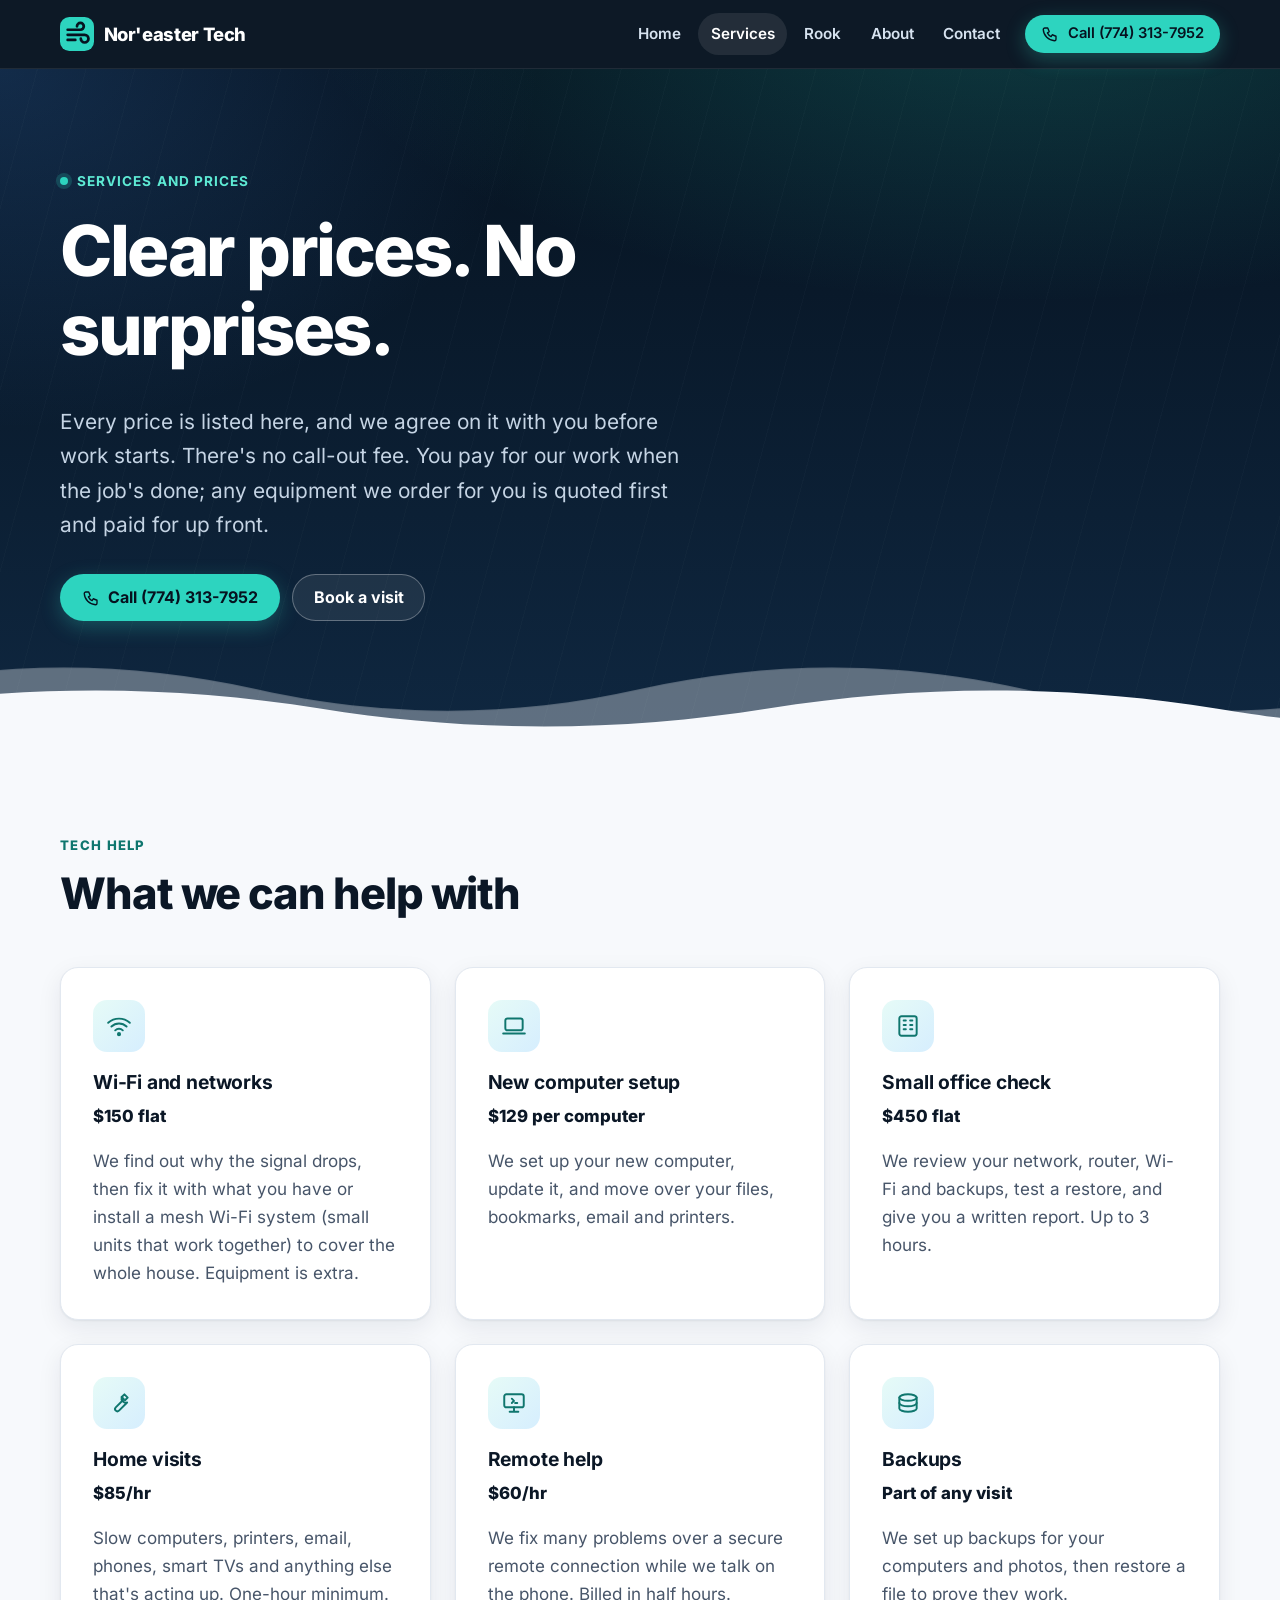
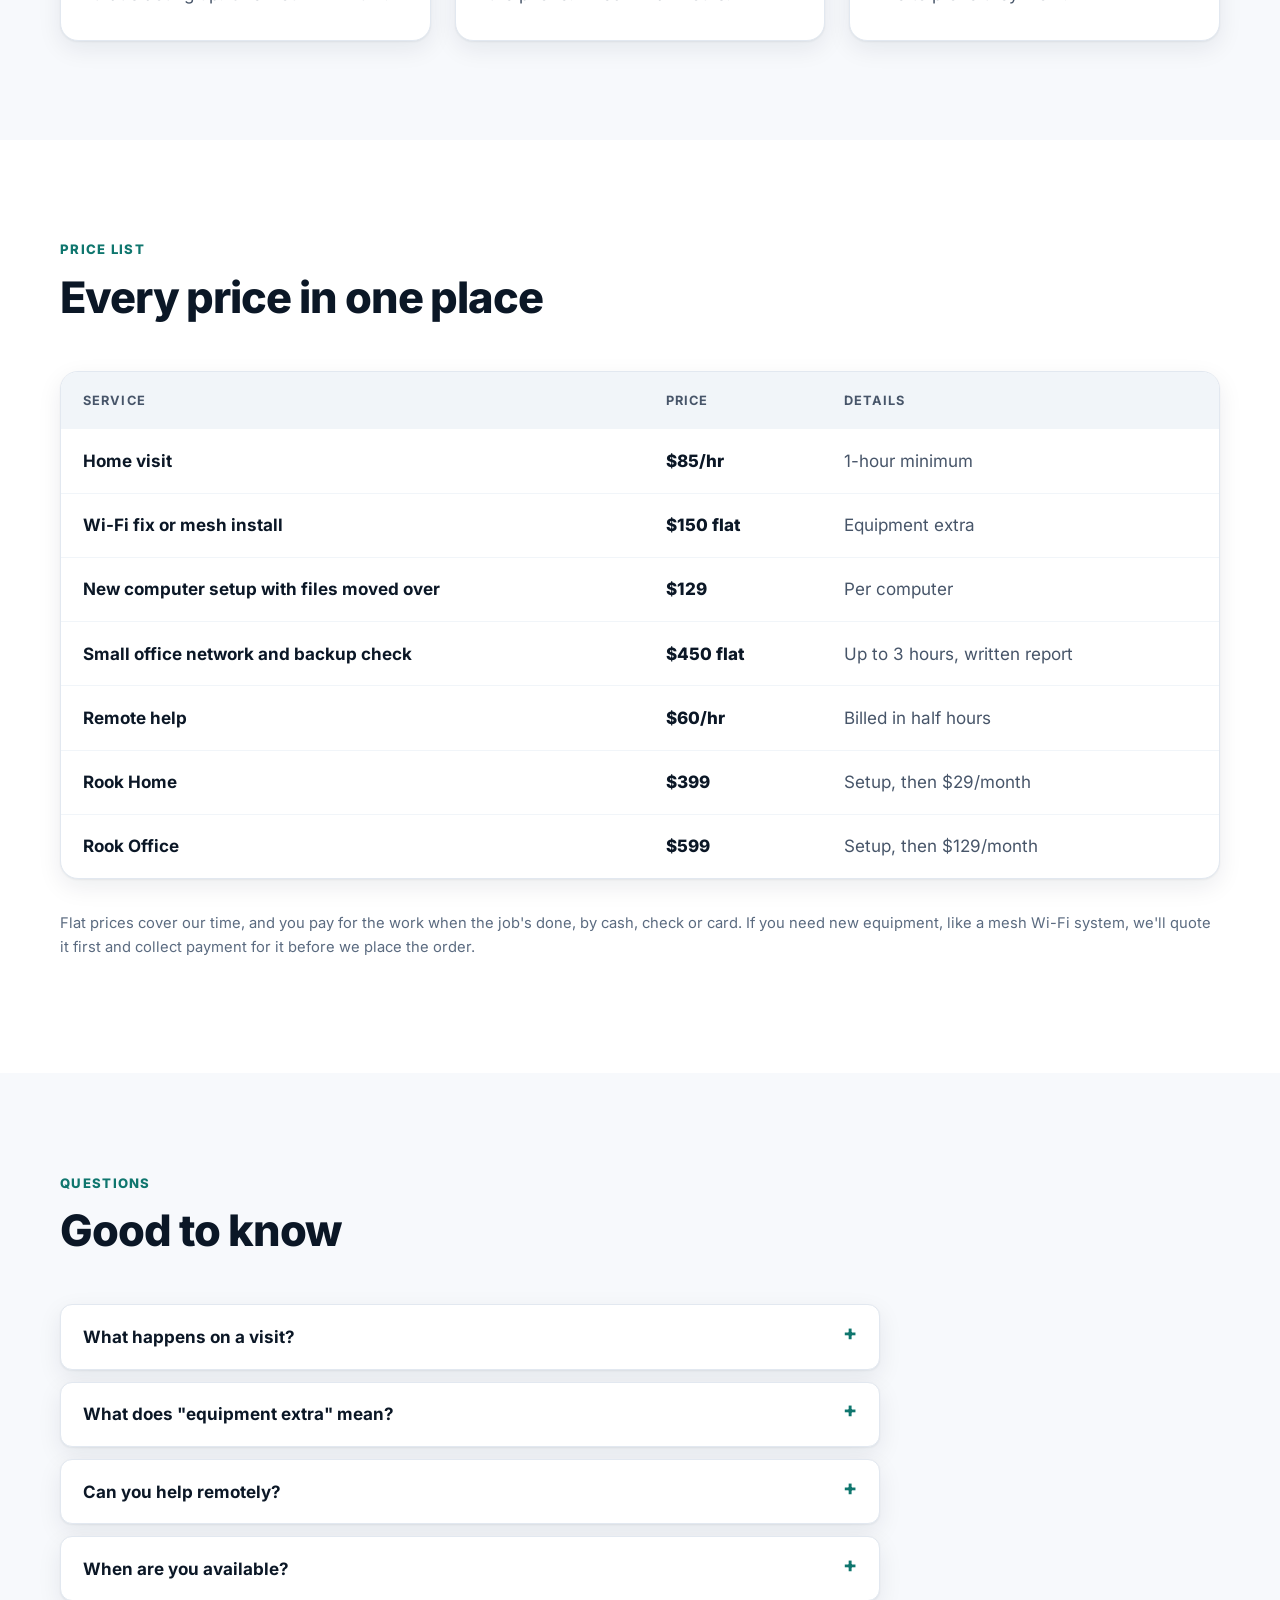
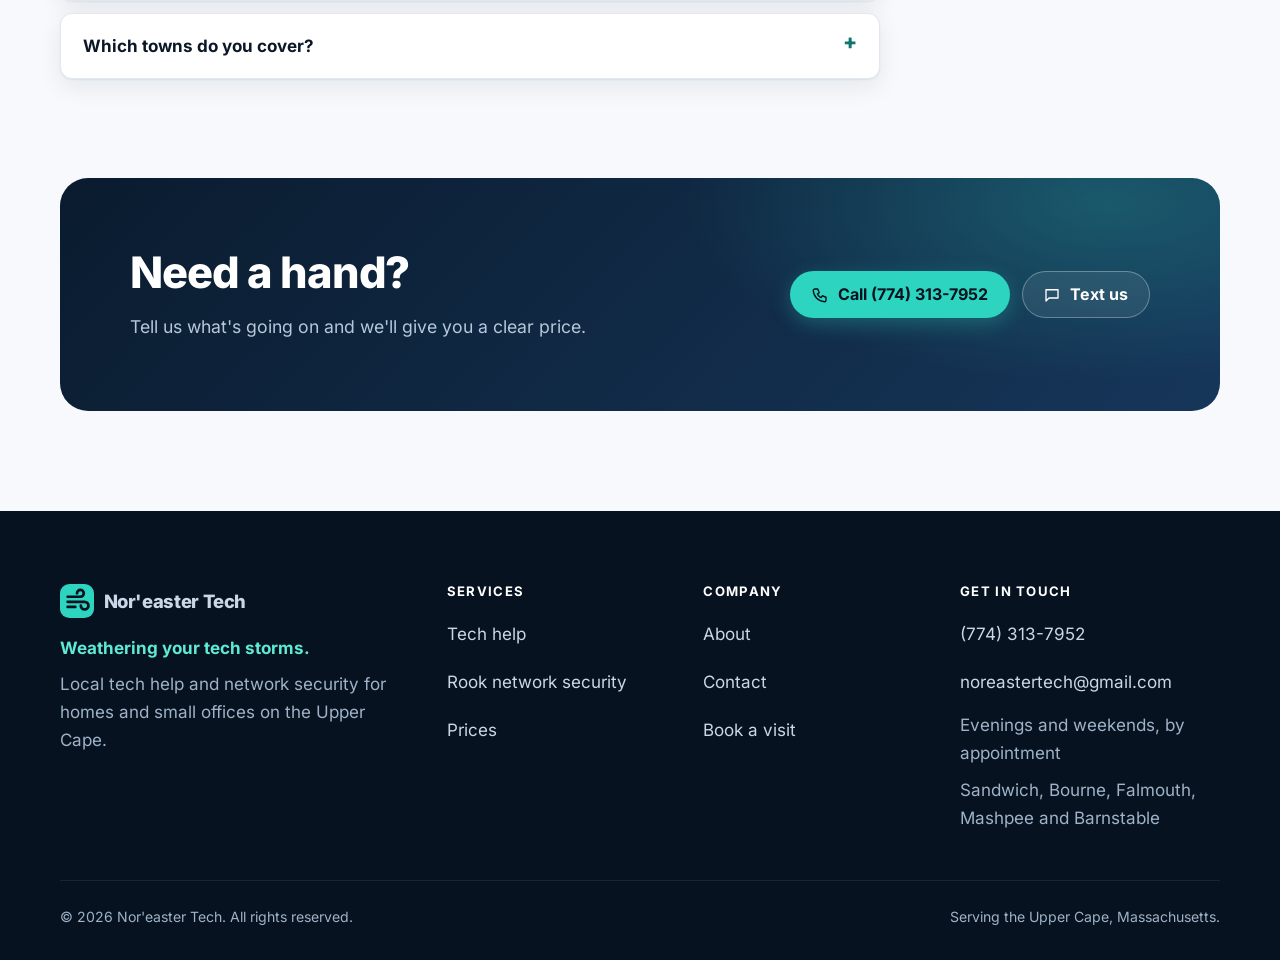
<file: services.html>
<!DOCTYPE html>
<html lang="en">
<head>
<meta charset="utf-8">
<meta name="viewport" content="width=device-width, initial-scale=1">
<title>Services and prices | Nor'easter Tech</title>
<meta name="description" content="Wi-Fi fixes, mesh installs, new computer setup, small office checks, home visits and remote help on the Upper Cape, with every price listed.">
<meta name="theme-color" content="#06121f">
<link rel="canonical" href="https://noreastertech.com/services.html">
<meta property="og:title" content="Services and prices | Nor'easter Tech">
<meta property="og:description" content="Wi-Fi fixes, mesh installs, new computer setup, small office checks, home visits and remote help on the Upper Cape, with every price listed.">
<meta property="og:type" content="website">
<meta property="og:url" content="https://noreastertech.com/services.html">
<meta property="og:image" content="https://noreastertech.com/og-image.png">
<meta property="og:image:width" content="1200">
<meta property="og:image:height" content="630">
<meta property="og:image:alt" content="Nor'easter Tech logo with the line Weathering your tech storms, on a dark blue background.">
<meta property="og:site_name" content="Nor'easter Tech">
<meta name="twitter:card" content="summary_large_image">
<link rel="icon" href="favicon.svg" type="image/svg+xml">
<link rel="apple-touch-icon" href="apple-touch-icon.png">
<link rel="stylesheet" href="style.css">
</head>
<body>
<a class="skip" href="#main">Skip to content</a>
<header class="site-header">
<div class="wrap bar">
<a class="brand" href="index.html" aria-label="Nor'easter Tech home"><svg viewBox="0 0 40 40" aria-hidden="true"><rect width="40" height="40" rx="11" fill="#2dd4bf"/><g fill="none" stroke="#06121f" stroke-width="3.2" stroke-linecap="round"><path d="M9 15h15a4 4 0 1 0-4-4"/><path d="M9 21h20a4.5 4.5 0 1 1-4.5 4.5"/><path d="M9 27h9"/></g></svg><span>Nor'easter Tech</span></a>
<button class="menu-toggle" type="button" aria-expanded="false" aria-controls="site-nav">Menu</button>
<nav class="nav" id="site-nav" aria-label="Main">
<ul><li><a href="index.html">Home</a></li><li><a href="services.html" aria-current="page">Services</a></li><li><a href="rook.html">Rook</a></li><li><a href="about.html">About</a></li><li><a href="contact.html">Contact</a></li></ul>
<a class="btn sm" href="tel:+17743137952"><svg viewBox="0 0 24 24" fill="none" stroke="currentColor" stroke-width="1.8" stroke-linecap="round" stroke-linejoin="round" aria-hidden="true"><path d="M5 4h4l2 5-2.5 1.5a11 11 0 0 0 5 5L15 13l5 2v4a2 2 0 0 1-2 2A16 16 0 0 1 3 6a2 2 0 0 1 2-2Z"/></svg>Call (774) 313-7952</a>
</nav>
</div>
</header>
<main id="main" tabindex="-1">
<section class="hero compact">
<div class="wind" aria-hidden="true"></div>
<div class="wrap">
<p class="eyebrow">Services and prices</p>
<h1>Clear prices. No surprises.</h1>
<p class="lead">Every price is listed here, and we agree on it with you before work starts. There's no call-out fee. You pay for our work when the job's done; any equipment we order for you is quoted first and paid for up front.</p>
<div class="btn-row"><a class="btn" href="tel:+17743137952"><svg viewBox="0 0 24 24" fill="none" stroke="currentColor" stroke-width="1.8" stroke-linecap="round" stroke-linejoin="round" aria-hidden="true"><path d="M5 4h4l2 5-2.5 1.5a11 11 0 0 0 5 5L15 13l5 2v4a2 2 0 0 1-2 2A16 16 0 0 1 3 6a2 2 0 0 1 2-2Z"/></svg>Call (774) 313-7952</a><a class="btn ghost" href="contact.html#request">Book a visit</a></div>
</div>
<svg class="hero-waves" viewBox="0 0 1440 120" preserveAspectRatio="none" aria-hidden="true"><path d="M0 70c120-30 240-30 360 0s240 30 360 0 240-30 360 0 240 30 360 0v50H0Z" fill="#f7f9fc" opacity=".35"/><path d="M0 90c140-25 280-25 420 0s280 25 420 0 280-25 420 0 120 12 180 8v22H0Z" fill="#f7f9fc"/></svg>
</section>

<section class="section">
<div class="wrap">
<div class="section-head"><span class="kicker">Tech help</span><h2>What we can help with</h2></div>
<div class="grid c3">
<div class="card"><div class="icon"><svg viewBox="0 0 24 24" fill="none" stroke="currentColor" stroke-width="1.8" stroke-linecap="round" stroke-linejoin="round" aria-hidden="true"><path d="M5 12.5a10 10 0 0 1 14 0"/><path d="M8.5 16a5 5 0 0 1 7 0"/><path d="M2 9a15 15 0 0 1 20 0"/><circle cx="12" cy="19.5" r="1"/></svg></div><h3>Wi-Fi and networks</h3><span class="price-tag">$150 flat</span><p>We find out why the signal drops, then fix it with what you have or install a mesh Wi-Fi system (small units that work together) to cover the whole house. Equipment is extra.</p></div>
<div class="card"><div class="icon"><svg viewBox="0 0 24 24" fill="none" stroke="currentColor" stroke-width="1.8" stroke-linecap="round" stroke-linejoin="round" aria-hidden="true"><rect x="4" y="5" width="16" height="11" rx="2"/><path d="M2 19h20"/></svg></div><h3>New computer setup</h3><span class="price-tag">$129 per computer</span><p>We set up your new computer, update it, and move over your files, bookmarks, email and printers.</p></div>
<div class="card"><div class="icon"><svg viewBox="0 0 24 24" fill="none" stroke="currentColor" stroke-width="1.8" stroke-linecap="round" stroke-linejoin="round" aria-hidden="true"><rect x="4" y="3" width="16" height="18" rx="2"/><path d="M8 7h2M14 7h2M8 11h2M14 11h2M8 15h2M14 15h2"/></svg></div><h3>Small office check</h3><span class="price-tag">$450 flat</span><p>We review your network, router, Wi-Fi and backups, test a restore, and give you a written report. Up to 3 hours.</p></div>
<div class="card"><div class="icon"><svg viewBox="0 0 24 24" fill="none" stroke="currentColor" stroke-width="1.8" stroke-linecap="round" stroke-linejoin="round" aria-hidden="true"><path d="M14.5 6.5a4 4 0 0 0 5 5L12 19a2.1 2.1 0 0 1-3-3l7.5-7.5Z"/><path d="M14.5 6.5 17 4l3 3-2.5 2.5"/></svg></div><h3>Home visits</h3><span class="price-tag">$85/hr</span><p>Slow computers, printers, email, phones, smart TVs and anything else that's acting up. One-hour minimum.</p></div>
<div class="card"><div class="icon"><svg viewBox="0 0 24 24" fill="none" stroke="currentColor" stroke-width="1.8" stroke-linecap="round" stroke-linejoin="round" aria-hidden="true"><rect x="3" y="4" width="18" height="12" rx="2"/><path d="M8 20h8M12 16v4"/><path d="m10 8 2 2-2 2M13 12h2"/></svg></div><h3>Remote help</h3><span class="price-tag">$60/hr</span><p>We fix many problems over a secure remote connection while we talk on the phone. Billed in half hours.</p></div>
<div class="card"><div class="icon"><svg viewBox="0 0 24 24" fill="none" stroke="currentColor" stroke-width="1.8" stroke-linecap="round" stroke-linejoin="round" aria-hidden="true"><path d="M4 7c0-1.7 3.6-3 8-3s8 1.3 8 3-3.6 3-8 3-8-1.3-8-3Z"/><path d="M4 7v5c0 1.7 3.6 3 8 3s8-1.3 8-3V7"/><path d="M4 12v5c0 1.7 3.6 3 8 3s8-1.3 8-3v-5"/></svg></div><h3>Backups</h3><span class="price-tag">Part of any visit</span><p>We set up backups for your computers and photos, then restore a file to prove they work.</p></div>
</div>
</div>
</section>

<section class="section white" id="prices">
<div class="wrap">
<div class="section-head"><span class="kicker">Price list</span><h2>Every price in one place</h2></div>
<table class="price-table">
<caption>Nor'easter Tech prices</caption>
<thead><tr><th scope="col">Service</th><th scope="col">Price</th><th scope="col">Details</th></tr></thead>
<tbody><tr><th scope="row">Home visit</th><td class="price">$85/hr</td><td class="note">1-hour minimum</td></tr><tr><th scope="row">Wi-Fi fix or mesh install</th><td class="price">$150 flat</td><td class="note">Equipment extra</td></tr><tr><th scope="row">New computer setup with files moved over</th><td class="price">$129</td><td class="note">Per computer</td></tr><tr><th scope="row">Small office network and backup check</th><td class="price">$450 flat</td><td class="note">Up to 3 hours, written report</td></tr><tr><th scope="row">Remote help</th><td class="price">$60/hr</td><td class="note">Billed in half hours</td></tr><tr><th scope="row">Rook Home</th><td class="price">$399</td><td class="note">Setup, then $29/month</td></tr><tr><th scope="row">Rook Office</th><td class="price">$599</td><td class="note">Setup, then $129/month</td></tr></tbody>
</table>
<p class="fine mt-2">Flat prices cover our time, and you pay for the work when the job's done, by cash, check or card. If you need new equipment, like a mesh Wi-Fi system, we'll quote it first and collect payment for it before we place the order.</p>
</div>
</section>

<section class="section">
<div class="wrap">
<div class="section-head"><span class="kicker">Questions</span><h2>Good to know</h2></div>
<div class="faq">
<details><summary>What happens on a visit?</summary><p>We look at the problem, confirm the price with you, fix it and test it. Before we leave, we show you what changed.</p></details>
<details><summary>What does "equipment extra" mean?</summary><p>It means our price covers the work. If you need new equipment, we'll tell you what it costs, and once you're happy we collect payment for it up front, then order it. The work itself is paid when the job's done.</p></details>
<details><summary>Can you help remotely?</summary><p>Yes. Remote help is $60/hr, billed in half hours, over a secure connection while we talk on the phone.</p></details>
<details><summary>When are you available?</summary><p>Evenings and weekends, by appointment. Call or text to book a time that suits you.</p></details>
<details><summary>Which towns do you cover?</summary><p>Sandwich, Bourne, Falmouth, Mashpee and Barnstable. Elsewhere on the Cape? Just ask.</p></details>
</div>
</div>
</section>

<section class="section" style="padding-top:0">
<div class="wrap"><div class="cta">
<div><h2>Need a hand?</h2><p>Tell us what's going on and we'll give you a clear price.</p></div>
<div class="btn-row"><a class="btn" href="tel:+17743137952"><svg viewBox="0 0 24 24" fill="none" stroke="currentColor" stroke-width="1.8" stroke-linecap="round" stroke-linejoin="round" aria-hidden="true"><path d="M5 4h4l2 5-2.5 1.5a11 11 0 0 0 5 5L15 13l5 2v4a2 2 0 0 1-2 2A16 16 0 0 1 3 6a2 2 0 0 1 2-2Z"/></svg>Call (774) 313-7952</a><a class="btn ghost" href="sms:+17743137952"><svg viewBox="0 0 24 24" fill="none" stroke="currentColor" stroke-width="1.8" stroke-linecap="round" stroke-linejoin="round" aria-hidden="true"><path d="M4 5h16v11H8l-4 4V5Z"/></svg>Text us</a></div>
</div></div>
</section>
</main>
<footer class="site-footer">
<div class="wrap">
<div class="cols">
<div>
<a class="brand" href="index.html" aria-label="Nor'easter Tech home"><svg viewBox="0 0 40 40" aria-hidden="true"><rect width="40" height="40" rx="11" fill="#2dd4bf"/><g fill="none" stroke="#06121f" stroke-width="3.2" stroke-linecap="round"><path d="M9 15h15a4 4 0 1 0-4-4"/><path d="M9 21h20a4.5 4.5 0 1 1-4.5 4.5"/><path d="M9 27h9"/></g></svg><span>Nor'easter Tech</span></a>
<p class="slogan">Weathering your tech storms.</p>
<p>Local tech help and network security for homes and small offices on the Upper Cape.</p>
</div>
<div>
<h2>Services</h2>
<ul><li><a href="services.html">Tech help</a></li><li><a href="rook.html">Rook network security</a></li><li><a href="services.html#prices">Prices</a></li></ul>
</div>
<div>
<h2>Company</h2>
<ul><li><a href="about.html">About</a></li><li><a href="contact.html">Contact</a></li><li><a href="contact.html#request">Book a visit</a></li></ul>
</div>
<div>
<h2>Get in touch</h2>
<ul><li><a href="tel:+17743137952">(774) 313-7952</a></li><li><a href="mailto:noreastertech@gmail.com">noreastertech@gmail.com</a></li><li>Evenings and weekends, by appointment</li><li>Sandwich, Bourne, Falmouth, Mashpee and Barnstable</li></ul>
</div>
</div>
<div class="legal"><span>© 2026 Nor'easter Tech. All rights reserved.</span><span>Serving the Upper Cape, Massachusetts.</span></div>
</div>
</footer>
<script>
(function(){var b=document.querySelector(".menu-toggle"),n=document.getElementById("site-nav");if(!b||!n)return;
b.addEventListener("click",function(){var o=n.classList.toggle("open");b.setAttribute("aria-expanded",o?"true":"false");b.textContent=o?"Close":"Menu";});})();
</script>
</body>
</html>
</file>
<file: style.css>
/* Nor'easter Tech — site styles. One file, no build step. */
@font-face { font-family: "Inter"; src: url("fonts/inter-latin-wght.woff2") format("woff2"); font-weight: 100 900; font-style: normal; font-display: swap; }
:root {
  --navy-950: #06121f;
  --navy-900: #0a1b2e;
  --navy-800: #0f2740;
  --navy-700: #16365a;
  --slate-600: #475569;
  --slate-500: #5b6b80;
  --slate-300: #cbd5e1;
  --slate-200: #e2e8f0;
  --slate-100: #f1f5f9;
  --bg: #f7f9fc;
  --ink: #0b1726;
  --muted: #475569;
  --teal-300: #5eead4;
  --teal-400: #2dd4bf;
  --teal-600: #0d9488;
  --teal-700: #0f766e;
  --radius: 18px;
  --radius-sm: 12px;
  --shadow: 0 1px 2px rgba(10, 27, 46, .06), 0 8px 24px rgba(10, 27, 46, .08);
  --shadow-lg: 0 2px 4px rgba(10, 27, 46, .06), 0 24px 48px rgba(10, 27, 46, .14);
  --wrap: 1160px;
  --font: "Inter", ui-sans-serif, system-ui, -apple-system, "Segoe UI", Roboto, "Helvetica Neue", Arial, sans-serif;
}

*, *::before, *::after { box-sizing: border-box; }
html { -webkit-text-size-adjust: 100%; }
body {
  margin: 0;
  font-family: var(--font);
  font-size: clamp(1rem, .96rem + .2vw, 1.0625rem);
  line-height: 1.65;
  color: var(--ink);
  background: var(--bg);
  -webkit-font-smoothing: antialiased;
}
img, svg { display: block; max-width: 100%; }
a { color: var(--teal-700); text-underline-offset: 3px; }
a:hover { color: var(--navy-800); }
:focus-visible { outline: 3px solid var(--teal-400); outline-offset: 3px; border-radius: 6px; }

h1, h2, h3 { line-height: 1.12; letter-spacing: -.025em; margin: 0 0 .5em; color: var(--ink); }
h1 { font-size: clamp(2.4rem, 1.6rem + 3.6vw, 4.4rem); font-weight: 800; letter-spacing: -.035em; }
h2 { font-size: clamp(1.75rem, 1.35rem + 1.7vw, 2.75rem); font-weight: 800; }
h3 { font-size: 1.2rem; font-weight: 700; letter-spacing: -.01em; }
p { margin: 0 0 1em; }

.wrap { width: min(100% - 2.5rem, var(--wrap)); margin-inline: auto; }
.skip { position: absolute; left: -999px; top: 0; z-index: 100; background: #fff; padding: .75rem 1rem; border-radius: 8px; }
.skip:focus { left: 1rem; top: 1rem; }

/* Header */
.site-header {
  position: sticky; top: 0; z-index: 50;
  background: rgba(6, 18, 31, .97);
  border-bottom: 1px solid rgba(255, 255, 255, .08);
}
.site-header .bar { display: flex; align-items: center; justify-content: space-between; gap: 1.5rem; min-height: 68px; }
.brand { display: inline-flex; align-items: center; gap: .6rem; color: #fff; text-decoration: none; font-weight: 800; font-size: 1.15rem; letter-spacing: -.02em; }
.brand:hover { color: #fff; }
.brand svg { width: 34px; height: 34px; }
.nav { display: flex; align-items: center; gap: .25rem; }
.nav ul { display: flex; gap: .25rem; list-style: none; margin: 0; padding: 0; }
.nav a { display: block; padding: .5rem .8rem; border-radius: 999px; color: #d7e3f0; text-decoration: none; font-weight: 600; font-size: .95rem; }
.nav a:hover, .nav a[aria-current="page"] { color: #fff; background: rgba(255, 255, 255, .09); }
.nav a.btn { display: inline-flex; margin-left: .5rem; color: var(--navy-950); background: var(--teal-400); }
.nav a.btn:hover { color: var(--navy-950); background: var(--teal-300); }
.menu-toggle { display: none; background: none; border: 1px solid rgba(255,255,255,.25); color: #fff; border-radius: 10px; padding: .5rem .8rem; font: inherit; font-weight: 600; cursor: pointer; }

@media (max-width: 900px) {
  .menu-toggle { display: inline-flex; align-items: center; gap: .4rem; }
  .nav { position: absolute; inset: 68px 0 auto 0; display: none; flex-direction: column; align-items: stretch; padding: 1rem 1.25rem 1.5rem; background: var(--navy-950); border-bottom: 1px solid rgba(255,255,255,.08); }
  .nav.open { display: flex; }
  .nav ul { flex-direction: column; }
  .nav a { padding: .8rem 1rem; font-size: 1.05rem; }
  .nav .btn { margin: .75rem 0 0; justify-content: center; }
}

/* Buttons */
.btn {
  display: inline-flex; align-items: center; justify-content: center; gap: .55rem;
  padding: .85rem 1.35rem; border-radius: 999px; border: 0;
  font: inherit; font-weight: 700; font-size: 1rem; line-height: 1.2; text-decoration: none; cursor: pointer;
  background: var(--teal-400); color: var(--navy-950);
  box-shadow: 0 6px 20px rgba(45, 212, 191, .28);
  transition: transform .15s ease, box-shadow .15s ease, background .15s ease;
}
.btn:hover { color: var(--navy-950); background: var(--teal-300); transform: translateY(-1px); box-shadow: 0 10px 28px rgba(45, 212, 191, .36); }
.btn svg { width: 18px; height: 18px; }
.btn.ghost { background: rgba(255,255,255,.08); color: #fff; box-shadow: inset 0 0 0 1px rgba(255,255,255,.3); }
.btn.ghost:hover { background: rgba(255,255,255,.16); color: #fff; }
.btn.dark { background: var(--navy-900); color: #fff; box-shadow: var(--shadow); }
.btn.dark:hover { background: var(--navy-700); color: #fff; }
.btn.sm { padding: .6rem 1rem; font-size: .92rem; }
.btn-row { display: flex; flex-wrap: wrap; gap: .75rem; }

/* Hero */
.hero {
  position: relative; overflow: hidden; color: #e6eef7;
  background:
    radial-gradient(1200px 500px at 80% -10%, rgba(45, 212, 191, .22), transparent 60%),
    radial-gradient(900px 600px at 0% 0%, rgba(56, 120, 200, .25), transparent 60%),
    linear-gradient(180deg, var(--navy-950) 0%, var(--navy-800) 100%);
  padding: clamp(4rem, 3rem + 6vw, 8rem) 0 clamp(6rem, 5rem + 6vw, 10rem);
}
.hero.compact { padding-top: clamp(3.5rem, 3rem + 4vw, 6rem); padding-bottom: clamp(5rem, 4rem + 4vw, 7.5rem); }
.hero h1 { color: #fff; max-width: 16ch; }
.hero .lead { font-size: clamp(1.1rem, 1rem + .5vw, 1.3rem); color: #c5d4e4; max-width: 48ch; margin-bottom: 2rem; }
.eyebrow { display: inline-flex; align-items: center; gap: .55rem; font-size: .85rem; font-weight: 700; letter-spacing: .08em; text-transform: uppercase; color: var(--teal-300); margin-bottom: 1.25rem; }
.eyebrow::before { content: ""; width: 8px; height: 8px; border-radius: 50%; background: var(--teal-400); box-shadow: 0 0 0 4px rgba(45,212,191,.2); }
.hero-points { display: flex; flex-wrap: wrap; gap: .5rem 1.5rem; list-style: none; padding: 0; margin: 2.25rem 0 0; color: #b6c7da; font-weight: 600; font-size: .95rem; }
.hero-points li { display: flex; align-items: center; gap: .5rem; }
.hero-points svg { width: 18px; height: 18px; color: var(--teal-400); }
.hero > .wrap { position: relative; z-index: 2; }
.hero-waves { position: absolute; left: -10%; bottom: -1px; z-index: 1; height: clamp(60px, 9vw, 120px); width: 120%; }
.hero-waves path:first-child { animation: drift 14s ease-in-out infinite alternate; will-change: transform; }
@keyframes drift { from { transform: translateX(-3%); } to { transform: translateX(3%); } }
.wind { position: absolute; top: 0; bottom: 0; left: -400px; width: calc(100% + 800px); z-index: 0; pointer-events: none; opacity: .6;
  background-image: repeating-linear-gradient(105deg, transparent 0 46px, rgba(255,255,255,.035) 46px 47px);
  will-change: transform; animation: wind 12s linear infinite; }
@keyframes wind { from { transform: translate3d(0,0,0); } to { transform: translate3d(400px,0,0); } }
@media (prefers-reduced-motion: reduce) { .hero-waves path, .wind { animation: none; } html { scroll-behavior: auto; } .btn, .card { transition: none; } }

/* Sections */
.section { padding: clamp(4rem, 3rem + 4vw, 7rem) 0; }
.section.white { background: #fff; }
.section-head { max-width: 680px; margin-bottom: clamp(2rem, 1.5rem + 2vw, 3.5rem); }
.section-head.center { text-align: center; margin-inline: auto; }
.section-head p { color: var(--muted); font-size: 1.1rem; }
.kicker { display: block; font-size: .82rem; font-weight: 800; letter-spacing: .1em; text-transform: uppercase; color: var(--teal-700); margin-bottom: .75rem; }

.grid { display: grid; gap: clamp(1rem, .75rem + 1vw, 1.5rem); }
.grid.c2 { grid-template-columns: repeat(auto-fit, minmax(min(100%, 420px), 1fr)); }
.grid.c3 { grid-template-columns: repeat(auto-fit, minmax(min(100%, 300px), 1fr)); }
.grid.c4 { grid-template-columns: repeat(auto-fit, minmax(min(100%, 230px), 1fr)); }

.card {
  position: relative; background: #fff; border: 1px solid var(--slate-200); border-radius: var(--radius);
  padding: clamp(1.5rem, 1.2rem + 1vw, 2rem); box-shadow: var(--shadow);
  transition: transform .2s ease, box-shadow .2s ease, border-color .2s ease;
}
a.card { display: block; color: inherit; text-decoration: none; }
a.card:hover { transform: translateY(-3px); box-shadow: var(--shadow-lg); border-color: #b9e9e1; color: inherit; }
.card p { color: var(--muted); }
.card p:last-child { margin-bottom: 0; }
.card .more { font-weight: 700; color: var(--teal-700); display: inline-flex; align-items: center; gap: .35rem; }
.card .more::after { content: "→"; transition: transform .2s ease; }
a.card:hover .more::after { transform: translateX(3px); }
.icon { width: 52px; height: 52px; border-radius: 14px; display: grid; place-items: center; margin-bottom: 1.25rem;
  background: linear-gradient(135deg, #e6fbf7, #d6eefe); color: var(--teal-700); }
.icon svg { width: 26px; height: 26px; }
.band-dark .icon { background: rgba(45,212,191,.12); color: var(--teal-300); }
.price-tag { display: block; margin: .25rem 0 1rem; font-weight: 800; font-size: 1.05rem; color: var(--ink); }

/* Steps */
.steps { counter-reset: step; list-style: none; padding: 0; margin: 0; }
.steps li { counter-increment: step; position: relative; padding-top: 3.75rem; }
.steps li::before { content: counter(step); position: absolute; top: 0; left: 0; width: 44px; height: 44px; border-radius: 50%;
  display: grid; place-items: center; font-weight: 800; color: var(--navy-950); background: var(--teal-400); box-shadow: 0 0 0 6px rgba(45,212,191,.18); }
.steps p { color: var(--muted); }

/* Feature band (dark) */
.band-dark { position: relative; overflow: hidden; color: #c9d7e6; background: radial-gradient(800px 400px at 100% 0%, rgba(45,212,191,.18), transparent 60%), var(--navy-900); }
.band-dark h2, .band-dark h3 { color: #fff; }
.band-dark .kicker { color: var(--teal-300); }
.band-dark p, .band-dark .section-head p { color: #b6c7da; }
.band-dark .card { background: rgba(255,255,255,.04); border-color: rgba(255,255,255,.1); box-shadow: none; }
.band-dark .card p { color: #b6c7da; }
.split { display: grid; gap: clamp(2rem, 1.5rem + 3vw, 4.5rem); grid-template-columns: repeat(auto-fit, minmax(min(100%, 440px), 1fr)); align-items: center; }
.checklist { list-style: none; padding: 0; margin: 0 0 2rem; display: grid; gap: .85rem; }
.checklist li { display: flex; gap: .75rem; align-items: flex-start; }
.checklist svg { flex: none; width: 22px; height: 22px; margin-top: .15rem; color: var(--teal-600); }
.band-dark .checklist svg { color: var(--teal-400); }
.panel { background: rgba(255,255,255,.04); border: 1px solid rgba(255,255,255,.1); border-radius: var(--radius); padding: 1.5rem 1.75rem; }
.panel .row { display: flex; justify-content: space-between; align-items: center; gap: 1rem; padding: .95rem 0; border-bottom: 1px solid rgba(255,255,255,.08); color: #dbe6f2; font-weight: 600; }
.panel .row:last-child { border-bottom: 0; }
.pill { display: inline-flex; align-items: center; gap: .4rem; padding: .25rem .7rem; border-radius: 999px; font-size: .8rem; font-weight: 700; white-space: nowrap; background: rgba(45,212,191,.14); color: var(--teal-300); }

/* Pricing */
.plans { display: grid; gap: 1.5rem; grid-template-columns: repeat(auto-fit, minmax(min(100%, 300px), 1fr)); align-items: stretch; }
.plan { display: flex; flex-direction: column; background: #fff; border: 1px solid var(--slate-200); border-radius: var(--radius); padding: 2rem; box-shadow: var(--shadow); position: relative; }
.plan.featured { border: 2px solid var(--teal-400); box-shadow: var(--shadow-lg); }
.plan .badge { position: absolute; top: -13px; left: 2rem; background: var(--teal-400); color: var(--navy-950); font-size: .78rem; font-weight: 800; letter-spacing: .05em; text-transform: uppercase; padding: .3rem .75rem; border-radius: 999px; }
.plan h3 { margin-bottom: .25rem; font-size: 1.35rem; }
.plan .for { color: var(--muted); margin-bottom: 1.25rem; }
.plan .amount { font-size: 2.6rem; font-weight: 800; letter-spacing: -.03em; line-height: 1; color: var(--ink); margin: 0; }
.plan .setup { color: var(--muted); font-weight: 600; margin: .6rem 0 1.5rem; }
.plan ul { list-style: none; padding: 0; margin: 0 0 1.75rem; display: grid; gap: .6rem; flex: 1; align-content: start; }
.plan li { display: flex; gap: .6rem; color: var(--ink); }
.plan li svg { flex: none; width: 20px; height: 20px; margin-top: .2rem; color: var(--teal-600); }
.plan .btn { width: 100%; }

.price-table { width: 100%; border-collapse: separate; border-spacing: 0; background: #fff; border: 1px solid var(--slate-200); border-radius: var(--radius); overflow: hidden; box-shadow: var(--shadow); }
.price-table th, .price-table td { text-align: left; padding: 1.1rem 1.4rem; border-bottom: 1px solid var(--slate-100); vertical-align: top; }
.price-table tbody tr:last-child th, .price-table tbody tr:last-child td { border-bottom: 0; }
.price-table thead th { background: var(--slate-100); font-size: .8rem; letter-spacing: .08em; text-transform: uppercase; color: var(--slate-600); }
.price-table tbody th { font-weight: 700; }
.price-table td.price { font-weight: 800; white-space: nowrap; }
.price-table td.note { color: var(--muted); }
.price-table caption { position: absolute; left: -9999px; }
@media (max-width: 640px) {
  .price-table thead { display: none; }
  .price-table, .price-table tbody, .price-table tr, .price-table th, .price-table td { display: block; width: 100%; }
  .price-table tr { padding: .9rem 1.2rem; border-bottom: 1px solid var(--slate-100); }
  .price-table th, .price-table td { padding: .1rem 0; border: 0; }
}

/* FAQ */
.faq { display: grid; gap: .75rem; max-width: 820px; }
.faq details { background: #fff; border: 1px solid var(--slate-200); border-radius: var(--radius-sm); padding: 1.1rem 1.4rem; box-shadow: var(--shadow); }
.faq summary { cursor: pointer; font-weight: 700; list-style: none; display: flex; justify-content: space-between; gap: 1rem; }
.faq summary::-webkit-details-marker { display: none; }
.faq summary::after { content: "+"; font-weight: 800; color: var(--teal-700); font-size: 1.3rem; line-height: 1; }
.faq details[open] summary::after { content: "–"; }
.faq details p { margin: .75rem 0 0; color: var(--muted); }

/* CTA band */
.cta {
  position: relative; overflow: hidden; border-radius: 28px; padding: clamp(2.5rem, 2rem + 3vw, 4.5rem);
  color: #c9d7e6; background: radial-gradient(700px 300px at 90% 10%, rgba(45,212,191,.25), transparent 60%), linear-gradient(135deg, var(--navy-900), var(--navy-700));
  display: grid; gap: 2rem; grid-template-columns: repeat(auto-fit, minmax(min(100%, 380px), 1fr)); align-items: center;
}
.cta h2 { color: #fff; margin-bottom: .35em; }
.cta p { margin: 0; color: #b6c7da; font-size: 1.1rem; }
.cta .btn-row { justify-content: flex-end; }
@media (max-width: 820px) { .cta .btn-row { justify-content: flex-start; } }

/* Contact */
.contact-cards .card { display: flex; flex-direction: column; }
.contact-cards .big { font-size: 1.2rem; font-weight: 800; color: var(--ink); text-decoration: none; overflow-wrap: break-word; }
.contact-cards .big:hover { color: var(--teal-700); }
form.request { display: grid; gap: 1.1rem; }
.field { display: grid; gap: .4rem; }
.field label { font-weight: 700; font-size: .95rem; }
.field input, .field select, .field textarea {
  font: inherit; color: var(--ink); background: #fff; border: 1px solid var(--slate-300); border-radius: var(--radius-sm); padding: .8rem 1rem; width: 100%;
  transition: border-color .15s ease, box-shadow .15s ease;
}
.field input:focus, .field select:focus, .field textarea:focus { outline: none; border-color: var(--teal-600); box-shadow: 0 0 0 4px rgba(45,212,191,.22); }
.field textarea { min-height: 140px; resize: vertical; }
.row2 { display: grid; gap: 1.1rem; grid-template-columns: repeat(auto-fit, minmax(min(100%, 240px), 1fr)); }
.form-note { font-size: .9rem; color: var(--slate-500); margin: 0; }

/* Prose */
.prose { max-width: 760px; }
.prose p, .prose li { color: var(--muted); }
.fine { font-size: .92rem; color: var(--slate-500); }
.note-box { border-left: 4px solid var(--teal-400); background: #fff; border-radius: 0 var(--radius-sm) var(--radius-sm) 0; padding: 1.1rem 1.4rem; box-shadow: var(--shadow); }
.note-box p { margin: 0; color: var(--muted); }

/* Footer */
.site-footer { background: var(--navy-950); color: #9fb2c7; padding: clamp(3.5rem, 3rem + 2vw, 5rem) 0 2rem; }
.site-footer .cols { display: grid; gap: 2.5rem; grid-template-columns: 1.6fr 1fr 1fr 1.2fr; }
@media (max-width: 860px) { .site-footer .cols { grid-template-columns: 1fr 1fr; } }
@media (max-width: 520px) { .site-footer .cols { grid-template-columns: 1fr; } }
.site-footer h2 { color: #fff; font-size: .82rem; font-weight: 700; letter-spacing: .1em; text-transform: uppercase; margin-bottom: 1rem; }
.site-footer ul { list-style: none; margin: 0; padding: 0; display: grid; gap: .55rem; }
.site-footer a { color: #c9d7e6; text-decoration: none; }
.site-footer a:hover { color: #fff; text-decoration: underline; }
.site-footer .brand { margin-bottom: 1rem; }
.site-footer .slogan { color: var(--teal-300); font-weight: 700; margin-bottom: .5rem; }
.site-footer .legal { border-top: 1px solid rgba(255,255,255,.08); margin-top: 3rem; padding-top: 1.5rem; font-size: .88rem; display: flex; flex-wrap: wrap; justify-content: space-between; gap: 1rem; }

.center { text-align: center; }
.mt-2 { margin-top: 2rem; }
.mb-0 { margin-bottom: 0; }

/* Hero extras */
.hero-waves { max-width: none; }
.hero-card { background: rgba(255,255,255,.05); }
.hero-card-title { color: #fff; font-weight: 800; font-size: 1.1rem; margin: 0 0 .5rem; }
.panel a.row { color: #dbe6f2; text-decoration: none; border-radius: 10px; transition: background .15s ease; padding-inline: .5rem; margin-inline: -.5rem; }
.panel a.row:hover { background: rgba(255,255,255,.06); color: #fff; }
.panel .row > span:first-child { display: inline-flex; align-items: center; gap: .65rem; }
.panel .row svg { width: 20px; height: 20px; color: var(--teal-400); flex: none; }
.pill svg { width: 14px; height: 14px; }

.hero .split h1 { font-size: clamp(2.4rem, 1.6rem + 3vw, 3.9rem); max-width: 14ch; }

.sr-only { position: absolute; width: 1px; height: 1px; padding: 0; margin: -1px; overflow: hidden; clip: rect(0 0 0 0); white-space: nowrap; border: 0; }
.site-footer li a { display: inline-block; padding: .35rem 0; }
</file>
